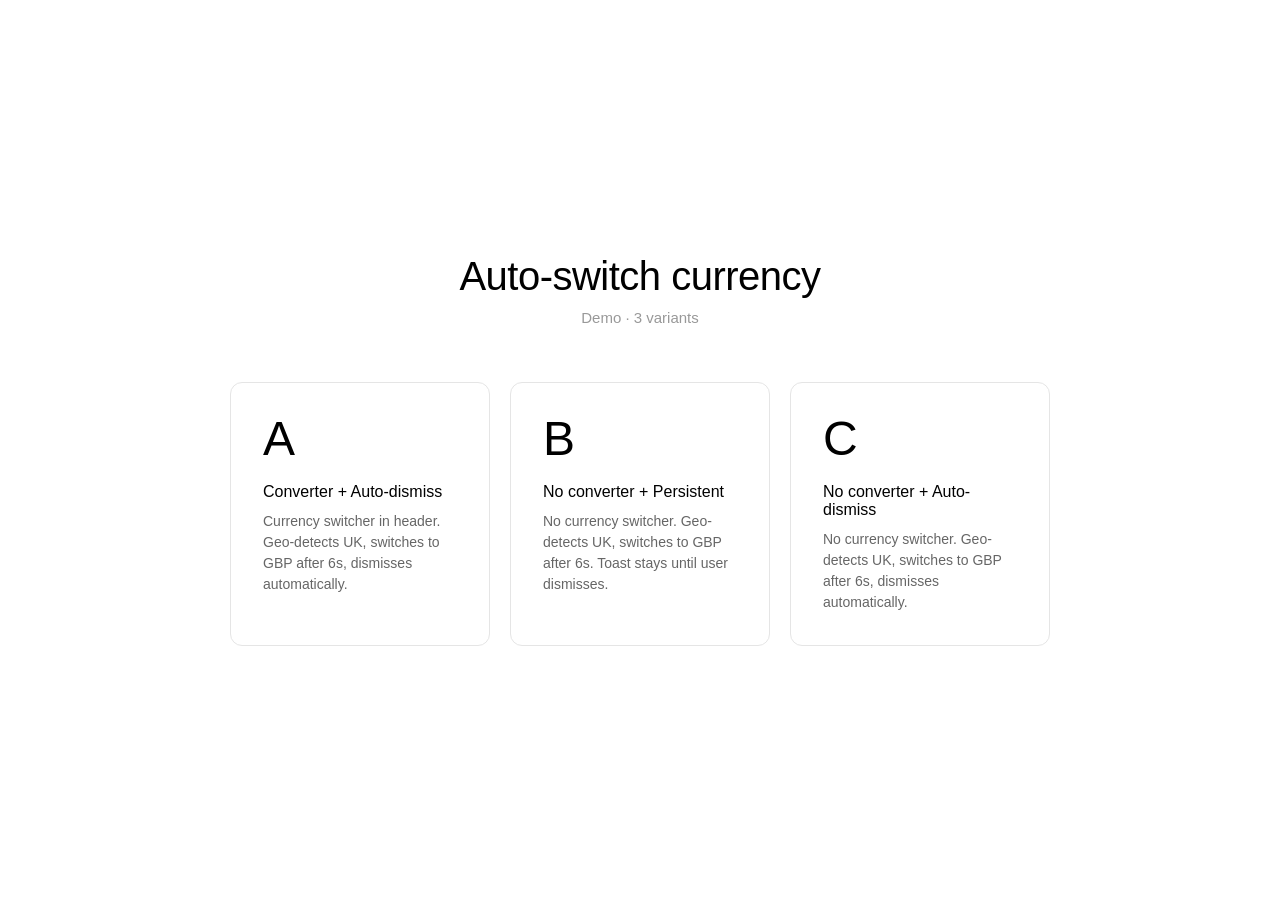
<file: index.html>
<!DOCTYPE html>
<html lang="en">
<head>
  <meta charset="UTF-8">
  <meta name="viewport" content="width=device-width, initial-scale=1.0">
  <title>SOLE — Auto-switch currency demo</title>
  <style>
    *, *::before, *::after { box-sizing: border-box; margin: 0; padding: 0; }

    body {
      font-family: -apple-system, BlinkMacSystemFont, 'Segoe UI', sans-serif;
      background: #fff;
      color: #000;
      min-height: 100vh;
      display: flex;
      flex-direction: column;
      align-items: center;
      justify-content: center;
      padding: 48px 24px;
    }

    .hero {
      text-align: center;
      margin-bottom: 56px;
    }

    .hero-title {
      font-size: 40px;
      font-weight: 300;
      letter-spacing: -0.5px;
      margin-bottom: 10px;
    }

    .hero-subtitle {
      font-size: 15px;
      color: #999;
      font-weight: 400;
    }

    .cards {
      display: flex;
      gap: 20px;
      flex-wrap: wrap;
      justify-content: center;
      max-width: 900px;
      width: 100%;
    }

    .card {
      display: flex;
      flex-direction: column;
      border: 1px solid #e5e5e5;
      border-radius: 12px;
      padding: 32px;
      width: 260px;
      text-decoration: none;
      color: inherit;
      transition: border-color 0.15s ease;
    }

    .card:hover {
      border-color: #000;
    }

    .card-label {
      font-size: 48px;
      font-weight: 300;
      color: #000;
      line-height: 1;
      margin-bottom: 20px;
    }

    .card-title {
      font-size: 16px;
      font-weight: 500;
      margin-bottom: 10px;
    }

    .card-desc {
      font-size: 14px;
      color: #666;
      line-height: 1.5;
    }
  </style>
</head>
<body>

  <div class="hero">
    <h1 class="hero-title">Auto-switch currency</h1>
    <p class="hero-subtitle">Demo · 3 variants</p>
  </div>

  <div class="cards">
    <a class="card" href="variant-a/">
      <div class="card-label">A</div>
      <div class="card-title">Converter + Auto-dismiss</div>
      <p class="card-desc">Currency switcher in header. Geo-detects UK, switches to GBP after 6s, dismisses automatically.</p>
    </a>
    <a class="card" href="variant-b/">
      <div class="card-label">B</div>
      <div class="card-title">No converter + Persistent</div>
      <p class="card-desc">No currency switcher. Geo-detects UK, switches to GBP after 6s. Toast stays until user dismisses.</p>
    </a>
    <a class="card" href="variant-c/">
      <div class="card-label">C</div>
      <div class="card-title">No converter + Auto-dismiss</div>
      <p class="card-desc">No currency switcher. Geo-detects UK, switches to GBP after 6s, dismisses automatically.</p>
    </a>
  </div>

</body>
</html>
</file>
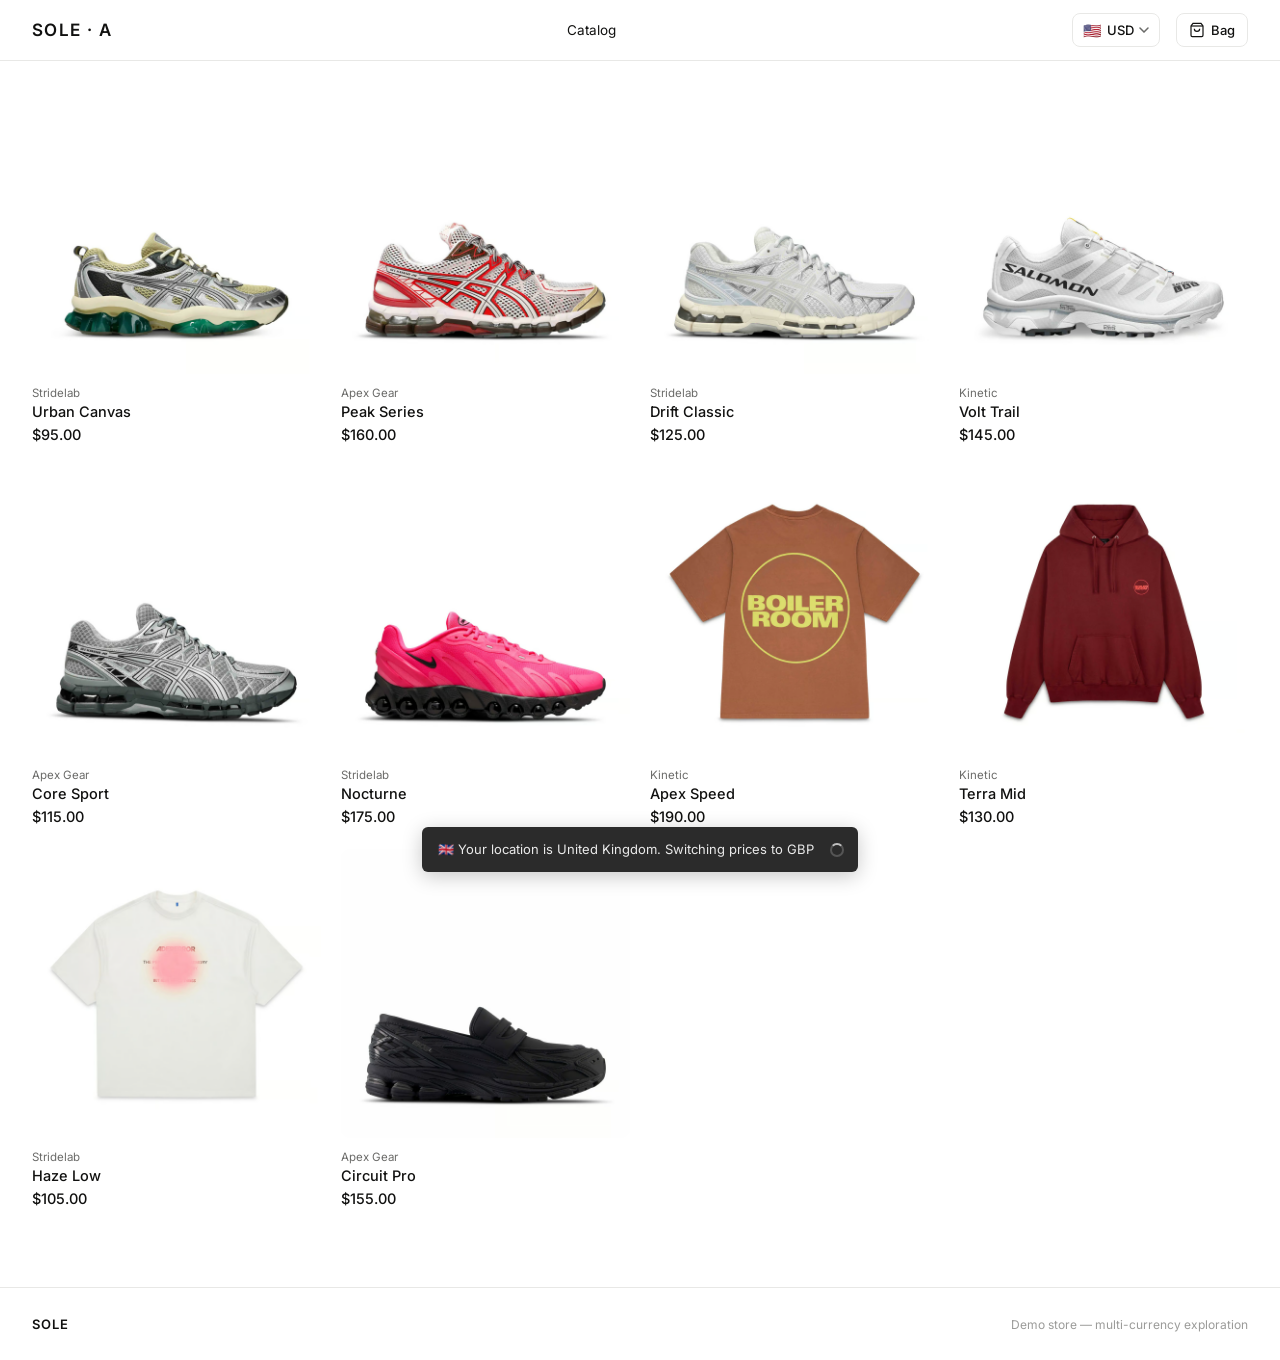
<file: variant-a/index.html>
<!DOCTYPE html>
<html lang="en">
<head>
  <meta charset="UTF-8">
  <meta name="viewport" content="width=device-width, initial-scale=1.0">
  <title>SOLE — Sneaker Store</title>
  <link rel="preconnect" href="https://fonts.googleapis.com">
  <link rel="preconnect" href="https://fonts.gstatic.com" crossorigin>
  <link href="https://fonts.googleapis.com/css2?family=Inter:wght@300;400;500;600&display=swap" rel="stylesheet">
  <link rel="stylesheet" href="style.css">
</head>
<body>

<header>
  <div class="header-inner">
    <a href="index.html" class="logo">SOLE · A</a>
    <nav class="header-nav">
      <a href="index.html" class="active">Catalog</a>
    </nav>
    <div class="header-actions">
      <!-- Currency panel injected by app.js -->
      <a href="checkout.html" class="cart-link">
        <svg width="16" height="16" viewBox="0 0 24 24" fill="none" stroke="currentColor" stroke-width="1.8">
          <path d="M6 2L3 6v14a2 2 0 002 2h14a2 2 0 002-2V6l-3-4z"/><line x1="3" y1="6" x2="21" y2="6"/>
          <path d="M16 10a4 4 0 01-8 0"/>
        </svg>
        Bag
        <span class="cart-badge">0</span>
      </a>
    </div>
  </div>
</header>

<main class="page">
  <div class="product-grid" id="productGrid"></div>
</main>

<footer>
  <span class="footer-logo">SOLE</span>
  <span class="footer-copy">Demo store — multi-currency exploration</span>
</footer>

<script src="data.js"></script>
<script src="app.js"></script>
<script>
  initApp();

  const grid = document.getElementById('productGrid');

  function renderGrid() {
    grid.innerHTML = PRODUCTS.map(p => `
      <a class="product-card" href="product.html?id=${p.id}">
        <div class="product-card-img">
          <img src="${p.images[0]}" alt="${p.name}" loading="lazy">
        </div>
        <div class="product-card-brand">${p.brand}</div>
        <div class="product-card-name">${p.name}</div>
        <div class="product-card-price" data-price="${p.price}">${CurrencyManager.format(p.price)}</div>
      </a>
    `).join('');
  }

  renderGrid();

  document.addEventListener('currencyChange', () => {
    document.querySelectorAll('[data-price]').forEach(el => {
      el.textContent = CurrencyManager.format(Number(el.dataset.price));
    });
  });
</script>
</body>
</html>
</file>
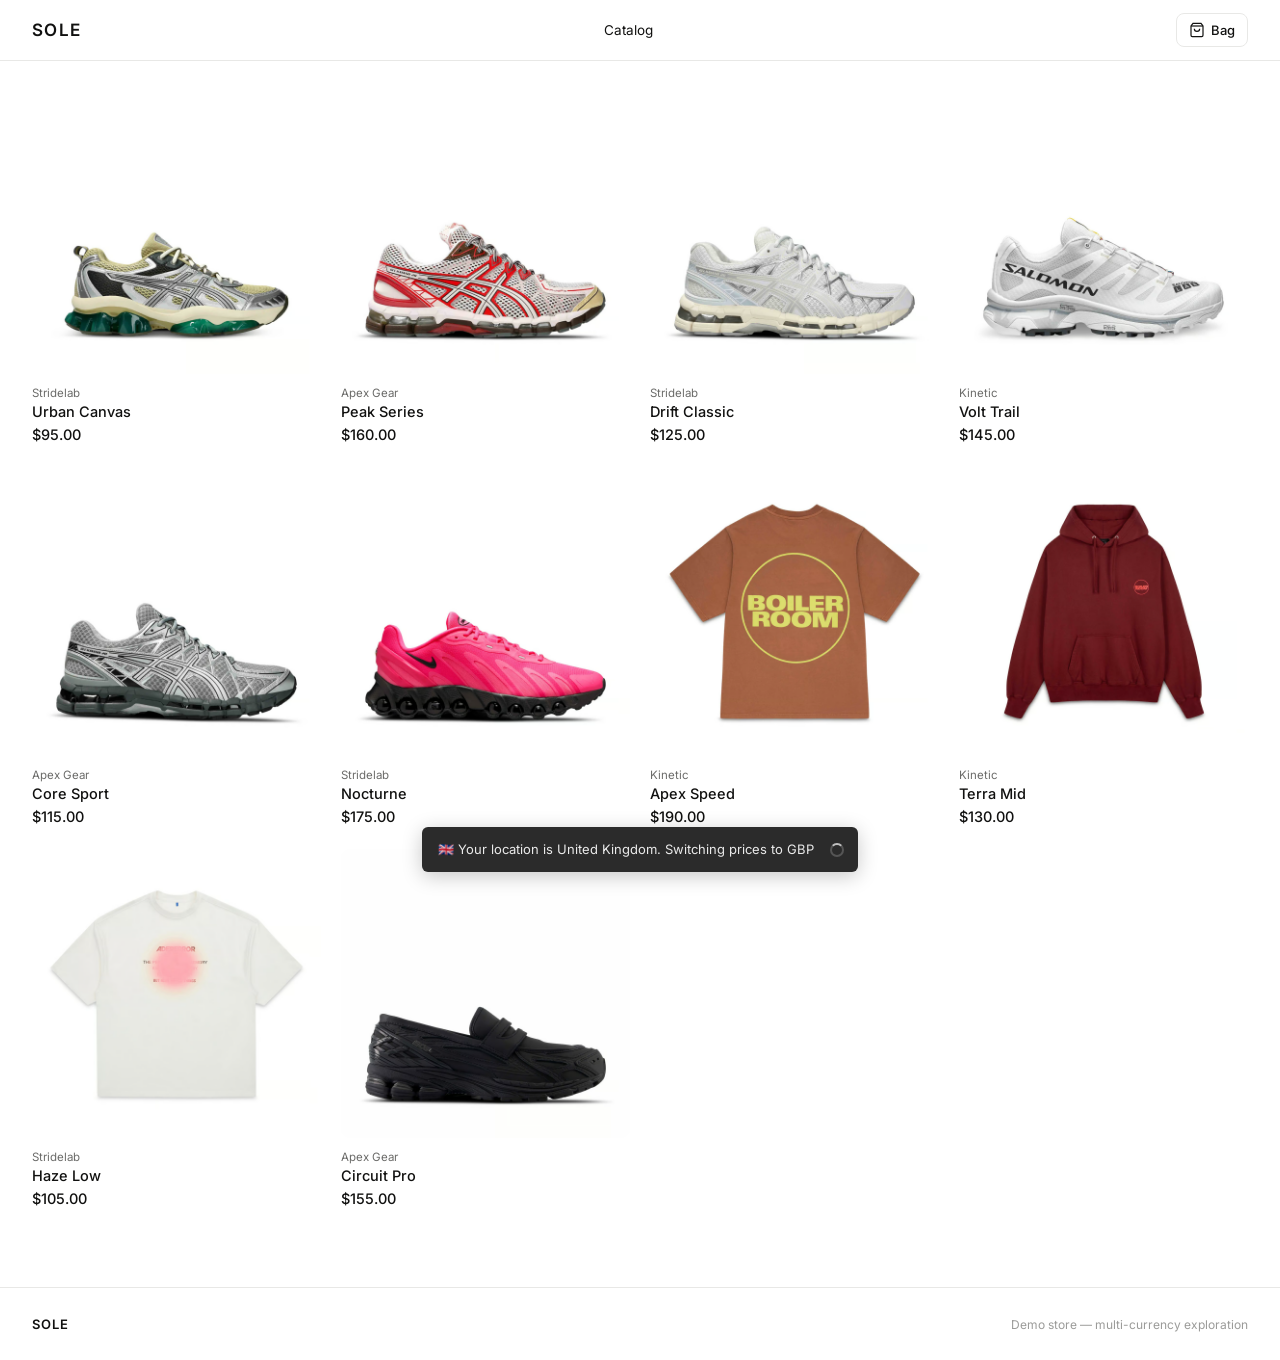
<file: variant-b/index.html>
<!DOCTYPE html>
<html lang="en">
<head>
  <meta charset="UTF-8">
  <meta name="viewport" content="width=device-width, initial-scale=1.0">
  <title>SOLE — Sneaker Store</title>
  <link rel="preconnect" href="https://fonts.googleapis.com">
  <link rel="preconnect" href="https://fonts.gstatic.com" crossorigin>
  <link href="https://fonts.googleapis.com/css2?family=Inter:wght@300;400;500;600&display=swap" rel="stylesheet">
  <link rel="stylesheet" href="style.css">
</head>
<body>

<header>
  <div class="header-inner">
    <a href="index.html" class="logo">SOLE</a>
    <nav class="header-nav">
      <a href="index.html" class="active">Catalog</a>
    </nav>
    <div class="header-actions">
      <!-- Currency panel injected by app.js -->
      <a href="checkout.html" class="cart-link">
        <svg width="16" height="16" viewBox="0 0 24 24" fill="none" stroke="currentColor" stroke-width="1.8">
          <path d="M6 2L3 6v14a2 2 0 002 2h14a2 2 0 002-2V6l-3-4z"/><line x1="3" y1="6" x2="21" y2="6"/>
          <path d="M16 10a4 4 0 01-8 0"/>
        </svg>
        Bag
        <span class="cart-badge">0</span>
      </a>
    </div>
  </div>
</header>

<main class="page">
  <div class="product-grid" id="productGrid"></div>
</main>

<footer>
  <span class="footer-logo">SOLE</span>
  <span class="footer-copy">Demo store — multi-currency exploration</span>
</footer>

<script src="data.js"></script>
<script src="app.js?v=2"></script>
<script>
  initApp();

  const grid = document.getElementById('productGrid');

  function renderGrid() {
    grid.innerHTML = PRODUCTS.map(p => `
      <a class="product-card" href="product.html?id=${p.id}">
        <div class="product-card-img">
          <img src="${p.images[0]}" alt="${p.name}" loading="lazy">
        </div>
        <div class="product-card-brand">${p.brand}</div>
        <div class="product-card-name">${p.name}</div>
        <div class="product-card-price" data-price="${p.price}">${CurrencyManager.format(p.price)}</div>
      </a>
    `).join('');
  }

  renderGrid();

  document.addEventListener('currencyChange', () => {
    document.querySelectorAll('[data-price]').forEach(el => {
      el.textContent = CurrencyManager.format(Number(el.dataset.price));
    });
  });
</script>
</body>
</html>
</file>
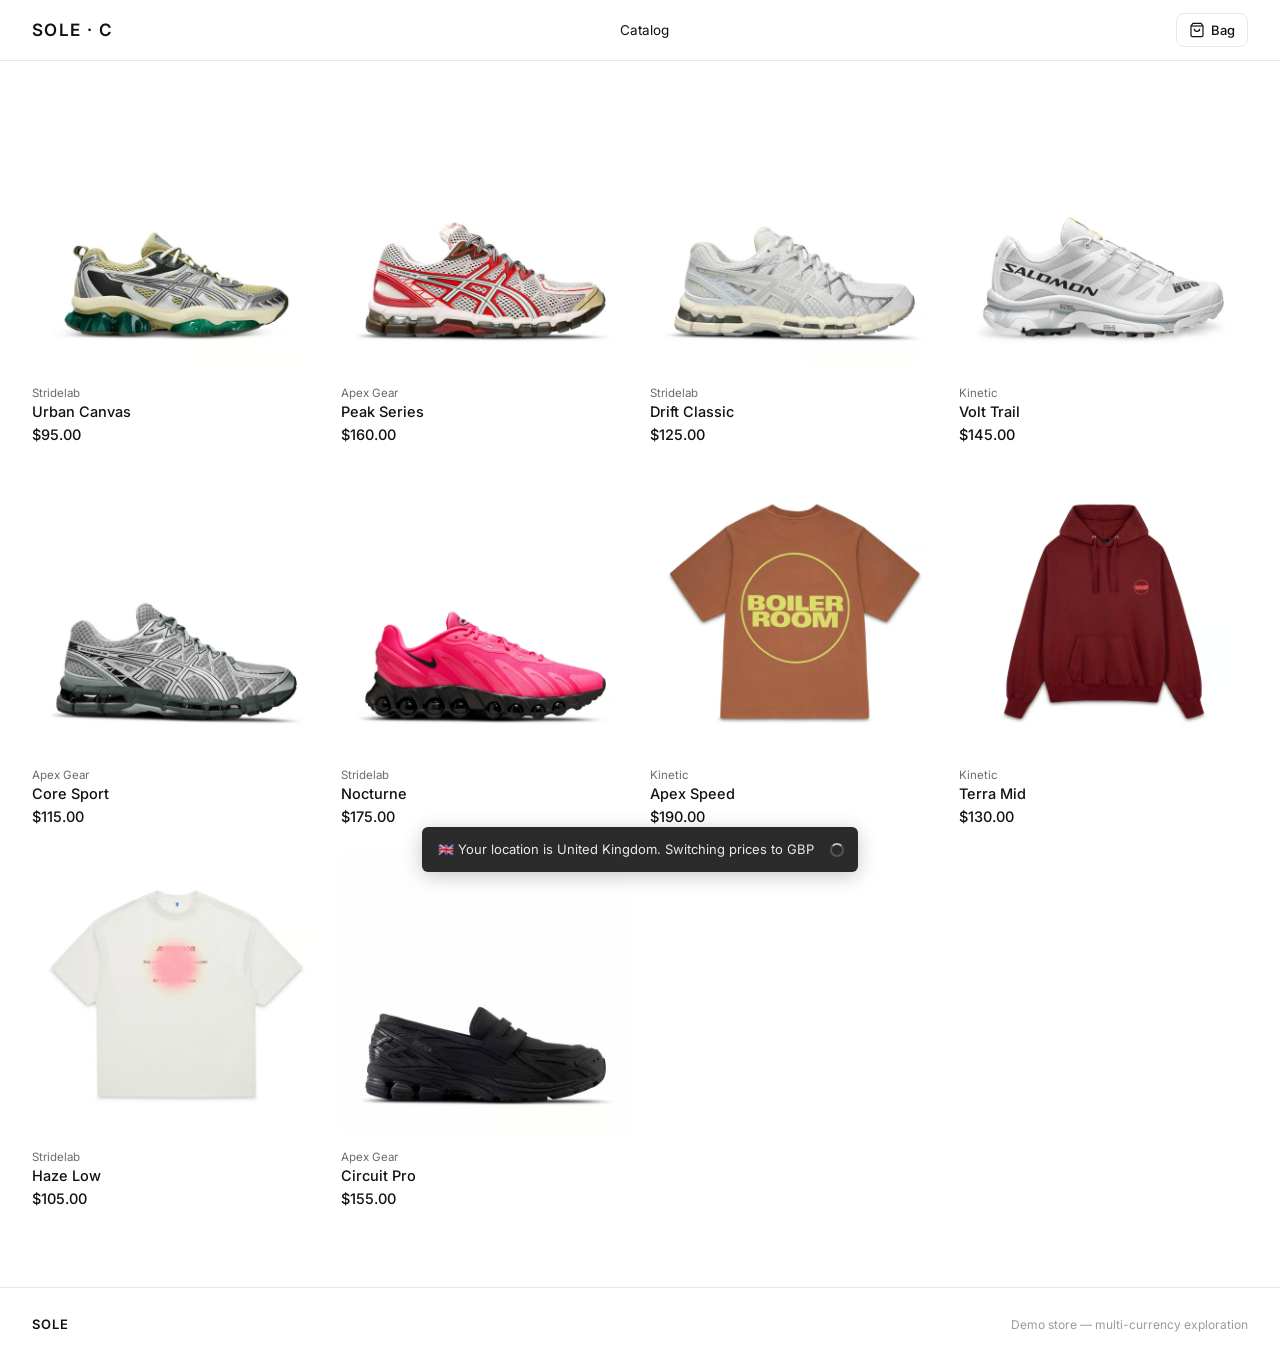
<file: variant-c/index.html>
<!DOCTYPE html>
<html lang="en">
<head>
  <meta charset="UTF-8">
  <meta name="viewport" content="width=device-width, initial-scale=1.0">
  <title>SOLE — Sneaker Store</title>
  <link rel="preconnect" href="https://fonts.googleapis.com">
  <link rel="preconnect" href="https://fonts.gstatic.com" crossorigin>
  <link href="https://fonts.googleapis.com/css2?family=Inter:wght@300;400;500;600&display=swap" rel="stylesheet">
  <link rel="stylesheet" href="style.css">
</head>
<body>

<header>
  <div class="header-inner">
    <a href="index.html" class="logo">SOLE · C</a>
    <nav class="header-nav">
      <a href="index.html" class="active">Catalog</a>
    </nav>
    <div class="header-actions">
      <!-- Currency panel injected by app.js -->
      <a href="checkout.html" class="cart-link">
        <svg width="16" height="16" viewBox="0 0 24 24" fill="none" stroke="currentColor" stroke-width="1.8">
          <path d="M6 2L3 6v14a2 2 0 002 2h14a2 2 0 002-2V6l-3-4z"/><line x1="3" y1="6" x2="21" y2="6"/>
          <path d="M16 10a4 4 0 01-8 0"/>
        </svg>
        Bag
        <span class="cart-badge">0</span>
      </a>
    </div>
  </div>
</header>

<main class="page">
  <div class="product-grid" id="productGrid"></div>
</main>

<footer>
  <span class="footer-logo">SOLE</span>
  <span class="footer-copy">Demo store — multi-currency exploration</span>
</footer>

<script src="data.js"></script>
<script src="app.js?v=3"></script>
<script>
  initApp();

  const grid = document.getElementById('productGrid');

  function renderGrid() {
    grid.innerHTML = PRODUCTS.map(p => `
      <a class="product-card" href="product.html?id=${p.id}">
        <div class="product-card-img">
          <img src="${p.images[0]}" alt="${p.name}" loading="lazy">
        </div>
        <div class="product-card-brand">${p.brand}</div>
        <div class="product-card-name">${p.name}</div>
        <div class="product-card-price" data-price="${p.price}">${CurrencyManager.format(p.price)}</div>
      </a>
    `).join('');
  }

  renderGrid();

  document.addEventListener('currencyChange', () => {
    document.querySelectorAll('[data-price]').forEach(el => {
      el.textContent = CurrencyManager.format(Number(el.dataset.price));
    });
  });
</script>
</body>
</html>
</file>
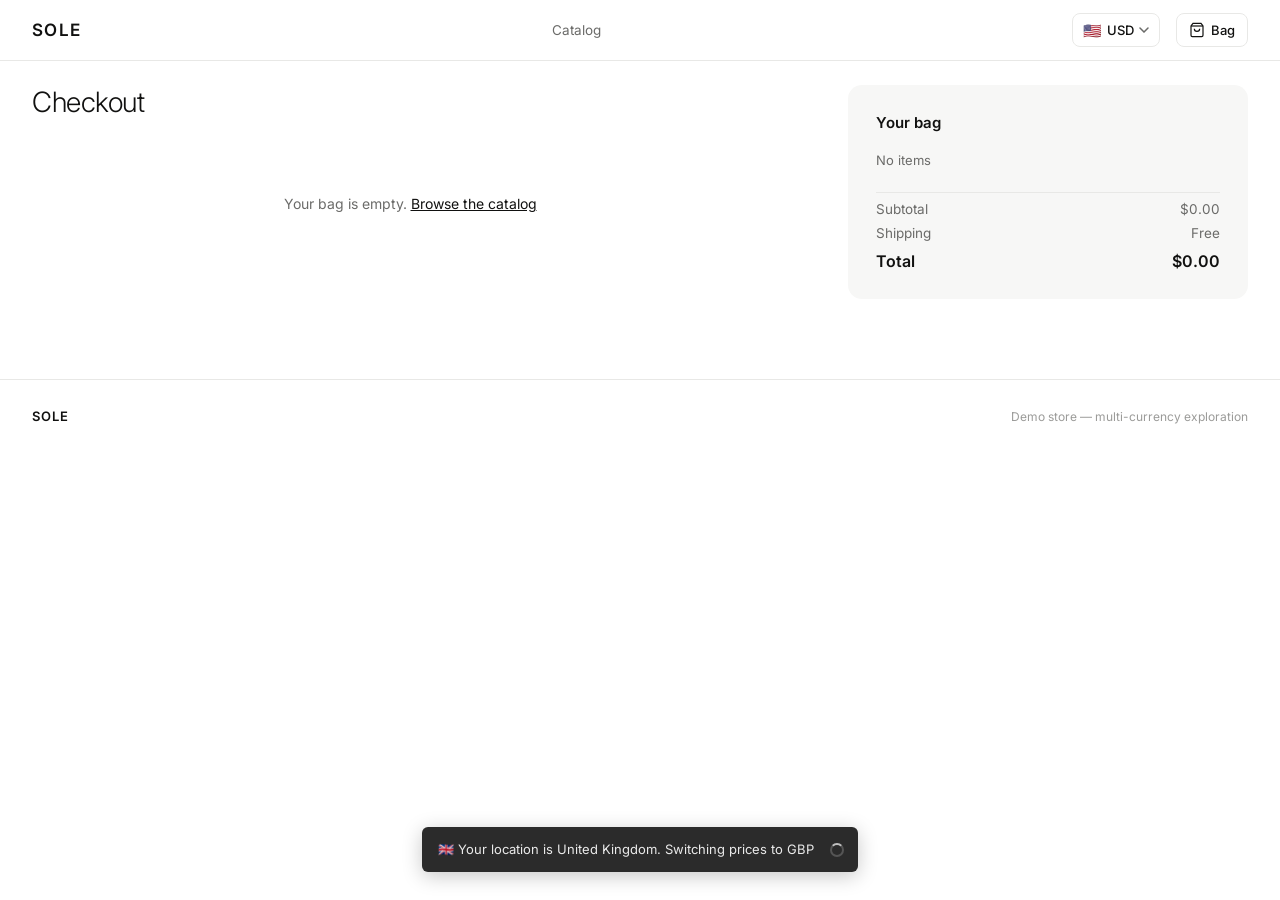
<file: checkout.html>
<!DOCTYPE html>
<html lang="en">
<head>
  <meta charset="UTF-8">
  <meta name="viewport" content="width=device-width, initial-scale=1.0">
  <title>Checkout — SOLE</title>
  <link rel="preconnect" href="https://fonts.googleapis.com">
  <link rel="preconnect" href="https://fonts.gstatic.com" crossorigin>
  <link href="https://fonts.googleapis.com/css2?family=Inter:wght@300;400;500;600&display=swap" rel="stylesheet">
  <link rel="stylesheet" href="style.css">
</head>
<body>

<header>
  <div class="header-inner">
    <a href="index.html" class="logo">SOLE</a>
    <nav class="header-nav">
      <a href="index.html">Catalog</a>
    </nav>
    <div class="header-actions">
      <a href="checkout.html" class="cart-link">
        <svg width="16" height="16" viewBox="0 0 24 24" fill="none" stroke="currentColor" stroke-width="1.8">
          <path d="M6 2L3 6v14a2 2 0 002 2h14a2 2 0 002-2V6l-3-4z"/><line x1="3" y1="6" x2="21" y2="6"/>
          <path d="M16 10a4 4 0 01-8 0"/>
        </svg>
        Bag
        <span class="cart-badge">0</span>
      </a>
    </div>
  </div>
</header>

<main class="page">
  <div id="orderSuccess" class="order-success">
    <div class="order-success-icon">
      <svg width="24" height="24" viewBox="0 0 24 24" fill="none" stroke="#22c55e" stroke-width="2" stroke-linecap="round">
        <polyline points="20 6 9 17 4 12"/>
      </svg>
    </div>
    <h2>Order placed</h2>
    <p>Thanks for your purchase. You'll receive a confirmation shortly.</p>
    <a href="index.html">Continue shopping</a>
  </div>

  <div id="checkoutContent">
    <div class="checkout-layout">

      <!-- Form -->
      <div>
        <h1 class="checkout-title">Checkout</h1>

        <div id="emptyCart" class="empty-cart" style="display:none">
          Your bag is empty. <a href="index.html">Browse the catalog</a>
        </div>

        <form id="checkoutForm">
          <div class="form-section">
            <div class="form-section-title">Contact</div>
            <div class="form-group">
              <label for="email">Email address</label>
              <input type="email" id="email" placeholder="you@example.com" required>
            </div>
          </div>

          <div class="form-section">
            <div class="form-section-title">Delivery</div>
            <div class="form-row">
              <div class="form-group">
                <label for="firstName">First name</label>
                <input type="text" id="firstName" placeholder="Jane" required>
              </div>
              <div class="form-group">
                <label for="lastName">Last name</label>
                <input type="text" id="lastName" placeholder="Smith" required>
              </div>
            </div>
            <div class="form-group">
              <label for="address">Address</label>
              <input type="text" id="address" placeholder="123 Main Street" required>
            </div>
            <div class="form-row">
              <div class="form-group">
                <label for="city">City</label>
                <input type="text" id="city" placeholder="London" required>
              </div>
              <div class="form-group">
                <label for="postcode">Postcode / ZIP</label>
                <input type="text" id="postcode" placeholder="EC1A 1BB" required>
              </div>
            </div>
            <div class="form-group">
              <label for="country">Country</label>
              <select id="country" required>
                <option value="">Select country</option>
                <option value="US">United States</option>
                <option value="GB">United Kingdom</option>
                <option value="DE">Germany</option>
                <option value="FR">France</option>
                <option value="JP">Japan</option>
                <option value="ES">Spain</option>
                <option value="IT">Italy</option>
                <option value="NL">Netherlands</option>
                <option value="AU">Australia</option>
                <option value="CA">Canada</option>
              </select>
            </div>
          </div>

          <div class="form-section">
            <div class="form-section-title">Payment</div>
            <div class="form-group">
              <label for="cardNumber">Card number</label>
              <input type="text" id="cardNumber" placeholder="1234 5678 9012 3456" maxlength="19" required>
            </div>
            <div class="form-row">
              <div class="form-group">
                <label for="expiry">Expiry</label>
                <input type="text" id="expiry" placeholder="MM / YY" maxlength="7" required>
              </div>
              <div class="form-group">
                <label for="cvc">CVC</label>
                <input type="text" id="cvc" placeholder="123" maxlength="4" required>
              </div>
            </div>
          </div>

          <button type="submit" class="submit-btn" id="submitBtn">
            Place order — <span id="submitTotal"></span>
          </button>
        </form>
      </div>

      <!-- Summary -->
      <div class="checkout-summary">
        <div class="summary-title">Your bag</div>
        <div class="summary-items" id="summaryItems"></div>
        <hr class="summary-divider">
        <div class="summary-row">
          <span>Subtotal</span>
          <span id="summarySubtotal">—</span>
        </div>
        <div class="summary-row">
          <span>Shipping</span>
          <span>Free</span>
        </div>
        <div class="summary-row total">
          <span>Total</span>
          <span id="summaryTotal">—</span>
        </div>
      </div>

    </div>
  </div>
</main>

<footer>
  <span class="footer-logo">SOLE</span>
  <span class="footer-copy">Demo store — multi-currency exploration</span>
</footer>

<script src="data.js"></script>
<script src="app.js"></script>
<script>
  initApp();

  function renderSummary() {
    const items = Cart.items;
    const isEmpty = items.length === 0;
    const form = document.getElementById('checkoutForm');
    const empty = document.getElementById('emptyCart');
    const submitBtn = document.getElementById('submitBtn');

    form.style.display = isEmpty ? 'none' : 'block';
    empty.style.display = isEmpty ? 'block' : 'none';
    if (submitBtn) submitBtn.disabled = isEmpty;

    document.getElementById('summaryItems').innerHTML = items.map(item => `
      <div class="summary-item">
        <div class="summary-item-img">
          <img src="${item.image}" alt="${item.name}">
        </div>
        <div class="summary-item-info">
          <div class="summary-item-name">${item.name}</div>
          <div class="summary-item-meta">Size US ${item.size} · Qty ${item.qty}</div>
          <button class="summary-item-remove" data-id="${item.id}" data-size="${item.size}">Remove</button>
        </div>
        <div class="summary-item-price">${CurrencyManager.format(item.price * item.qty)}</div>
      </div>
    `).join('') || '<p style="font-size:13px;color:var(--text-2)">No items</p>';

    const total = Cart.total();
    const formatted = CurrencyManager.format(total);
    document.getElementById('summarySubtotal').textContent = formatted;
    document.getElementById('summaryTotal').textContent = formatted;
    const sub = document.getElementById('submitTotal');
    if (sub) sub.textContent = formatted;

    document.querySelectorAll('.summary-item-remove').forEach(btn => {
      btn.addEventListener('click', () => {
        Cart.remove(parseInt(btn.dataset.id), parseFloat(btn.dataset.size));
      });
    });
  }

  renderSummary();

  document.addEventListener('cartChange', renderSummary);
  document.addEventListener('currencyChange', renderSummary);

  // Card number formatting
  const cardInput = document.getElementById('cardNumber');
  cardInput.addEventListener('input', () => {
    let v = cardInput.value.replace(/\D/g, '').slice(0, 16);
    cardInput.value = v.replace(/(.{4})/g, '$1 ').trim();
  });

  // Expiry formatting
  const expiryInput = document.getElementById('expiry');
  expiryInput.addEventListener('input', () => {
    let v = expiryInput.value.replace(/\D/g, '').slice(0, 4);
    if (v.length >= 2) v = v.slice(0,2) + ' / ' + v.slice(2);
    expiryInput.value = v;
  });

  // Form submit
  document.getElementById('checkoutForm').addEventListener('submit', (e) => {
    e.preventDefault();
    const btn = document.getElementById('submitBtn');
    btn.textContent = 'Processing…';
    btn.disabled = true;
    setTimeout(() => {
      Cart.clear();
      document.getElementById('checkoutContent').style.display = 'none';
      document.getElementById('orderSuccess').classList.add('show');
    }, 1200);
  });
</script>
</body>
</html>
</file>
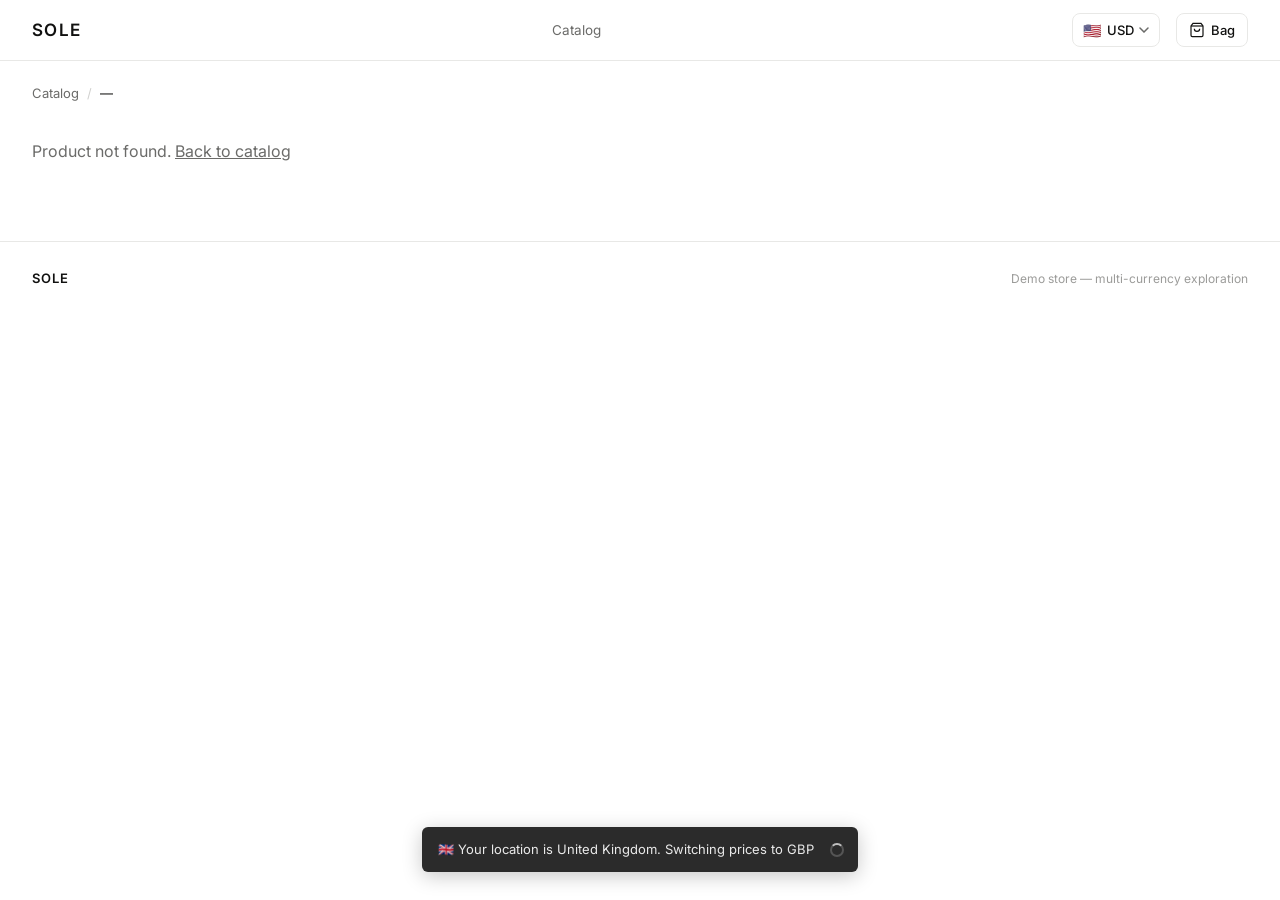
<file: product.html>
<!DOCTYPE html>
<html lang="en">
<head>
  <meta charset="UTF-8">
  <meta name="viewport" content="width=device-width, initial-scale=1.0">
  <title>Product — SOLE</title>
  <link rel="preconnect" href="https://fonts.googleapis.com">
  <link rel="preconnect" href="https://fonts.gstatic.com" crossorigin>
  <link href="https://fonts.googleapis.com/css2?family=Inter:wght@300;400;500;600&display=swap" rel="stylesheet">
  <link rel="stylesheet" href="style.css">
</head>
<body>

<header>
  <div class="header-inner">
    <a href="index.html" class="logo">SOLE</a>
    <nav class="header-nav">
      <a href="index.html">Catalog</a>
    </nav>
    <div class="header-actions">
      <a href="checkout.html" class="cart-link">
        <svg width="16" height="16" viewBox="0 0 24 24" fill="none" stroke="currentColor" stroke-width="1.8">
          <path d="M6 2L3 6v14a2 2 0 002 2h14a2 2 0 002-2V6l-3-4z"/><line x1="3" y1="6" x2="21" y2="6"/>
          <path d="M16 10a4 4 0 01-8 0"/>
        </svg>
        Bag
        <span class="cart-badge">0</span>
      </a>
    </div>
  </div>
</header>

<main class="page">
  <nav class="breadcrumb">
    <a href="index.html">Catalog</a>
    <span class="breadcrumb-sep">/</span>
    <span class="breadcrumb-current" id="breadcrumbName">—</span>
  </nav>

  <div class="product-layout" id="productLayout"></div>
</main>

<footer>
  <span class="footer-logo">SOLE</span>
  <span class="footer-copy">Demo store — multi-currency exploration</span>
</footer>

<div class="toast" id="toast"></div>

<script src="data.js"></script>
<script src="app.js"></script>
<script>
  initApp();

  const params = new URLSearchParams(location.search);
  const id = parseInt(params.get('id'));
  const product = PRODUCTS.find(p => p.id === id);

  if (!product) {
    document.getElementById('productLayout').innerHTML = '<p style="color:var(--text-2)">Product not found. <a href="index.html" style="text-decoration:underline">Back to catalog</a></p>';
  } else {
    document.title = `${product.name} — SOLE`;
    document.getElementById('breadcrumbName').textContent = product.name;

    let selectedSize = null;
    let mainImgIndex = 0;

    function renderPrice() {
      return CurrencyManager.format(product.price);
    }

    function render() {
      document.getElementById('productLayout').innerHTML = `
        <div class="product-gallery">
          <div class="gallery-main">
            <img id="galleryMain" src="${product.images[mainImgIndex]}" alt="${product.name}">
          </div>
          ${product.images.length > 1 ? `
          <div class="gallery-thumbs">
            ${product.images.map((img, i) => `
              <div class="gallery-thumb ${i === mainImgIndex ? 'active' : ''}" data-idx="${i}">
                <img src="${img}" alt="${product.name} view ${i+1}">
              </div>
            `).join('')}
          </div>` : ''}
        </div>

        <div class="product-info">
          <div class="product-brand">${product.brand}</div>
          <h1 class="product-name">${product.name}</h1>
          <div class="product-color">${product.color}</div>
          <div class="product-price" id="productPrice">${renderPrice()}</div>

          <div class="product-section-label">Select size</div>
          <div class="size-grid">
            ${product.sizes.map(s => `
              <button class="size-btn ${selectedSize === s ? 'selected' : ''}" data-size="${s}">${s}</button>
            `).join('')}
          </div>

          <button class="add-to-cart-btn" id="addToCart" ${!selectedSize ? 'disabled' : ''}>
            ${selectedSize ? 'Add to bag' : 'Select a size'}
          </button>

          <div class="product-description">${product.description}</div>
        </div>
      `;

      // Thumb click
      document.querySelectorAll('.gallery-thumb').forEach(thumb => {
        thumb.addEventListener('click', () => {
          mainImgIndex = parseInt(thumb.dataset.idx);
          render();
        });
      });

      // Size click
      document.querySelectorAll('.size-btn').forEach(btn => {
        btn.addEventListener('click', () => {
          selectedSize = parseFloat(btn.dataset.size);
          render();
        });
      });

      // Add to cart
      const addBtn = document.getElementById('addToCart');
      if (addBtn && !addBtn.disabled) {
        addBtn.addEventListener('click', () => {
          Cart.add(product, selectedSize);
          showToast(`${product.name} (US ${selectedSize}) added to bag`);
        });
      }
    }

    render();

    document.addEventListener('currencyChange', () => {
      const el = document.getElementById('productPrice');
      if (el) el.textContent = renderPrice();
    });
  }

  function showToast(msg) {
    const toast = document.getElementById('toast');
    toast.textContent = msg;
    toast.classList.add('show');
    setTimeout(() => toast.classList.remove('show'), 2800);
  }
</script>
</body>
</html>
</file>
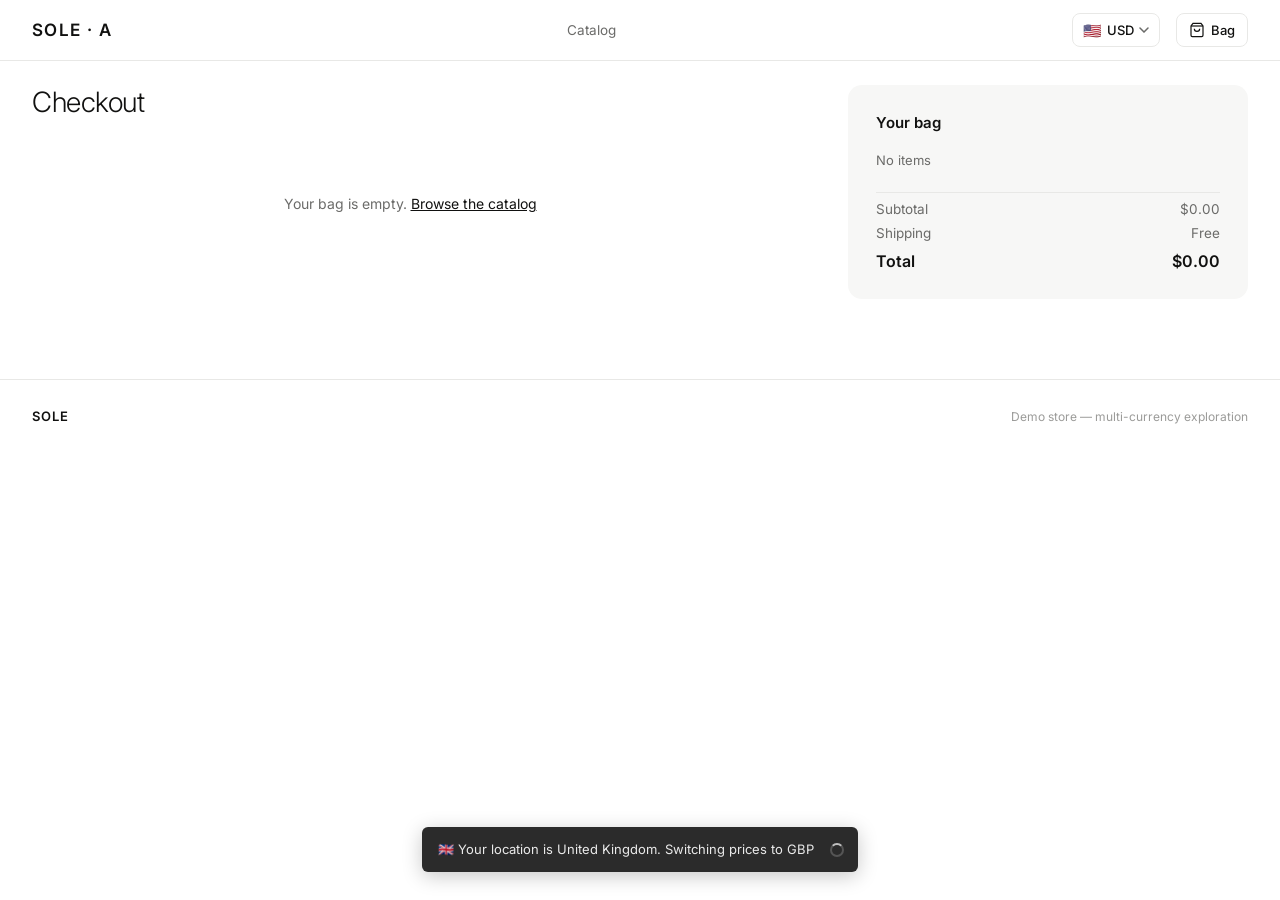
<file: variant-a/checkout.html>
<!DOCTYPE html>
<html lang="en">
<head>
  <meta charset="UTF-8">
  <meta name="viewport" content="width=device-width, initial-scale=1.0">
  <title>Checkout — SOLE</title>
  <link rel="preconnect" href="https://fonts.googleapis.com">
  <link rel="preconnect" href="https://fonts.gstatic.com" crossorigin>
  <link href="https://fonts.googleapis.com/css2?family=Inter:wght@300;400;500;600&display=swap" rel="stylesheet">
  <link rel="stylesheet" href="style.css">
</head>
<body>

<header>
  <div class="header-inner">
    <a href="index.html" class="logo">SOLE · A</a>
    <nav class="header-nav">
      <a href="index.html">Catalog</a>
    </nav>
    <div class="header-actions">
      <a href="checkout.html" class="cart-link">
        <svg width="16" height="16" viewBox="0 0 24 24" fill="none" stroke="currentColor" stroke-width="1.8">
          <path d="M6 2L3 6v14a2 2 0 002 2h14a2 2 0 002-2V6l-3-4z"/><line x1="3" y1="6" x2="21" y2="6"/>
          <path d="M16 10a4 4 0 01-8 0"/>
        </svg>
        Bag
        <span class="cart-badge">0</span>
      </a>
    </div>
  </div>
</header>

<main class="page">
  <div id="orderSuccess" class="order-success">
    <div class="order-success-icon">
      <svg width="24" height="24" viewBox="0 0 24 24" fill="none" stroke="#22c55e" stroke-width="2" stroke-linecap="round">
        <polyline points="20 6 9 17 4 12"/>
      </svg>
    </div>
    <h2>Order placed</h2>
    <p>Thanks for your purchase. You'll receive a confirmation shortly.</p>
    <a href="index.html">Continue shopping</a>
  </div>

  <div id="checkoutContent">
    <div class="checkout-layout">

      <!-- Form -->
      <div>
        <h1 class="checkout-title">Checkout</h1>

        <div id="emptyCart" class="empty-cart" style="display:none">
          Your bag is empty. <a href="index.html">Browse the catalog</a>
        </div>

        <form id="checkoutForm">
          <div class="form-section">
            <div class="form-section-title">Contact</div>
            <div class="form-group">
              <label for="email">Email address</label>
              <input type="email" id="email" placeholder="you@example.com" required>
            </div>
          </div>

          <div class="form-section">
            <div class="form-section-title">Delivery</div>
            <div class="form-row">
              <div class="form-group">
                <label for="firstName">First name</label>
                <input type="text" id="firstName" placeholder="Jane" required>
              </div>
              <div class="form-group">
                <label for="lastName">Last name</label>
                <input type="text" id="lastName" placeholder="Smith" required>
              </div>
            </div>
            <div class="form-group">
              <label for="address">Address</label>
              <input type="text" id="address" placeholder="123 Main Street" required>
            </div>
            <div class="form-row">
              <div class="form-group">
                <label for="city">City</label>
                <input type="text" id="city" placeholder="London" required>
              </div>
              <div class="form-group">
                <label for="postcode">Postcode / ZIP</label>
                <input type="text" id="postcode" placeholder="EC1A 1BB" required>
              </div>
            </div>
            <div class="form-group">
              <label for="country">Country</label>
              <select id="country" required>
                <option value="">Select country</option>
                <option value="US">United States</option>
                <option value="GB">United Kingdom</option>
                <option value="DE">Germany</option>
                <option value="FR">France</option>
                <option value="JP">Japan</option>
                <option value="ES">Spain</option>
                <option value="IT">Italy</option>
                <option value="NL">Netherlands</option>
                <option value="AU">Australia</option>
                <option value="CA">Canada</option>
              </select>
            </div>
          </div>

          <div class="form-section">
            <div class="form-section-title">Payment</div>
            <div class="form-group">
              <label for="cardNumber">Card number</label>
              <input type="text" id="cardNumber" placeholder="1234 5678 9012 3456" maxlength="19" required>
            </div>
            <div class="form-row">
              <div class="form-group">
                <label for="expiry">Expiry</label>
                <input type="text" id="expiry" placeholder="MM / YY" maxlength="7" required>
              </div>
              <div class="form-group">
                <label for="cvc">CVC</label>
                <input type="text" id="cvc" placeholder="123" maxlength="4" required>
              </div>
            </div>
          </div>

          <button type="submit" class="submit-btn" id="submitBtn">
            Place order — <span id="submitTotal"></span>
          </button>
        </form>
      </div>

      <!-- Summary -->
      <div class="checkout-summary">
        <div class="summary-title">Your bag</div>
        <div class="summary-items" id="summaryItems"></div>
        <hr class="summary-divider">
        <div class="summary-row">
          <span>Subtotal</span>
          <span id="summarySubtotal">—</span>
        </div>
        <div class="summary-row">
          <span>Shipping</span>
          <span>Free</span>
        </div>
        <div class="summary-row total">
          <span>Total</span>
          <span id="summaryTotal">—</span>
        </div>
      </div>

    </div>
  </div>
</main>

<footer>
  <span class="footer-logo">SOLE</span>
  <span class="footer-copy">Demo store — multi-currency exploration</span>
</footer>

<script src="data.js"></script>
<script src="app.js"></script>
<script>
  initApp();

  function renderSummary() {
    const items = Cart.items;
    const isEmpty = items.length === 0;
    const form = document.getElementById('checkoutForm');
    const empty = document.getElementById('emptyCart');
    const submitBtn = document.getElementById('submitBtn');

    form.style.display = isEmpty ? 'none' : 'block';
    empty.style.display = isEmpty ? 'block' : 'none';
    if (submitBtn) submitBtn.disabled = isEmpty;

    document.getElementById('summaryItems').innerHTML = items.map(item => `
      <div class="summary-item">
        <div class="summary-item-img">
          <img src="${item.image}" alt="${item.name}">
        </div>
        <div class="summary-item-info">
          <div class="summary-item-name">${item.name}</div>
          <div class="summary-item-meta">Size US ${item.size} · Qty ${item.qty}</div>
          <button class="summary-item-remove" data-id="${item.id}" data-size="${item.size}">Remove</button>
        </div>
        <div class="summary-item-price">${CurrencyManager.format(item.price * item.qty)}</div>
      </div>
    `).join('') || '<p style="font-size:13px;color:var(--text-2)">No items</p>';

    const total = Cart.total();
    const formatted = CurrencyManager.format(total);
    document.getElementById('summarySubtotal').textContent = formatted;
    document.getElementById('summaryTotal').textContent = formatted;
    const sub = document.getElementById('submitTotal');
    if (sub) sub.textContent = formatted;

    document.querySelectorAll('.summary-item-remove').forEach(btn => {
      btn.addEventListener('click', () => {
        Cart.remove(parseInt(btn.dataset.id), parseFloat(btn.dataset.size));
      });
    });
  }

  renderSummary();

  document.addEventListener('cartChange', renderSummary);
  document.addEventListener('currencyChange', renderSummary);

  // Card number formatting
  const cardInput = document.getElementById('cardNumber');
  cardInput.addEventListener('input', () => {
    let v = cardInput.value.replace(/\D/g, '').slice(0, 16);
    cardInput.value = v.replace(/(.{4})/g, '$1 ').trim();
  });

  // Expiry formatting
  const expiryInput = document.getElementById('expiry');
  expiryInput.addEventListener('input', () => {
    let v = expiryInput.value.replace(/\D/g, '').slice(0, 4);
    if (v.length >= 2) v = v.slice(0,2) + ' / ' + v.slice(2);
    expiryInput.value = v;
  });

  // Form submit
  document.getElementById('checkoutForm').addEventListener('submit', (e) => {
    e.preventDefault();
    const btn = document.getElementById('submitBtn');
    btn.textContent = 'Processing…';
    btn.disabled = true;
    setTimeout(() => {
      Cart.clear();
      document.getElementById('checkoutContent').style.display = 'none';
      document.getElementById('orderSuccess').classList.add('show');
    }, 1200);
  });
</script>
</body>
</html>
</file>
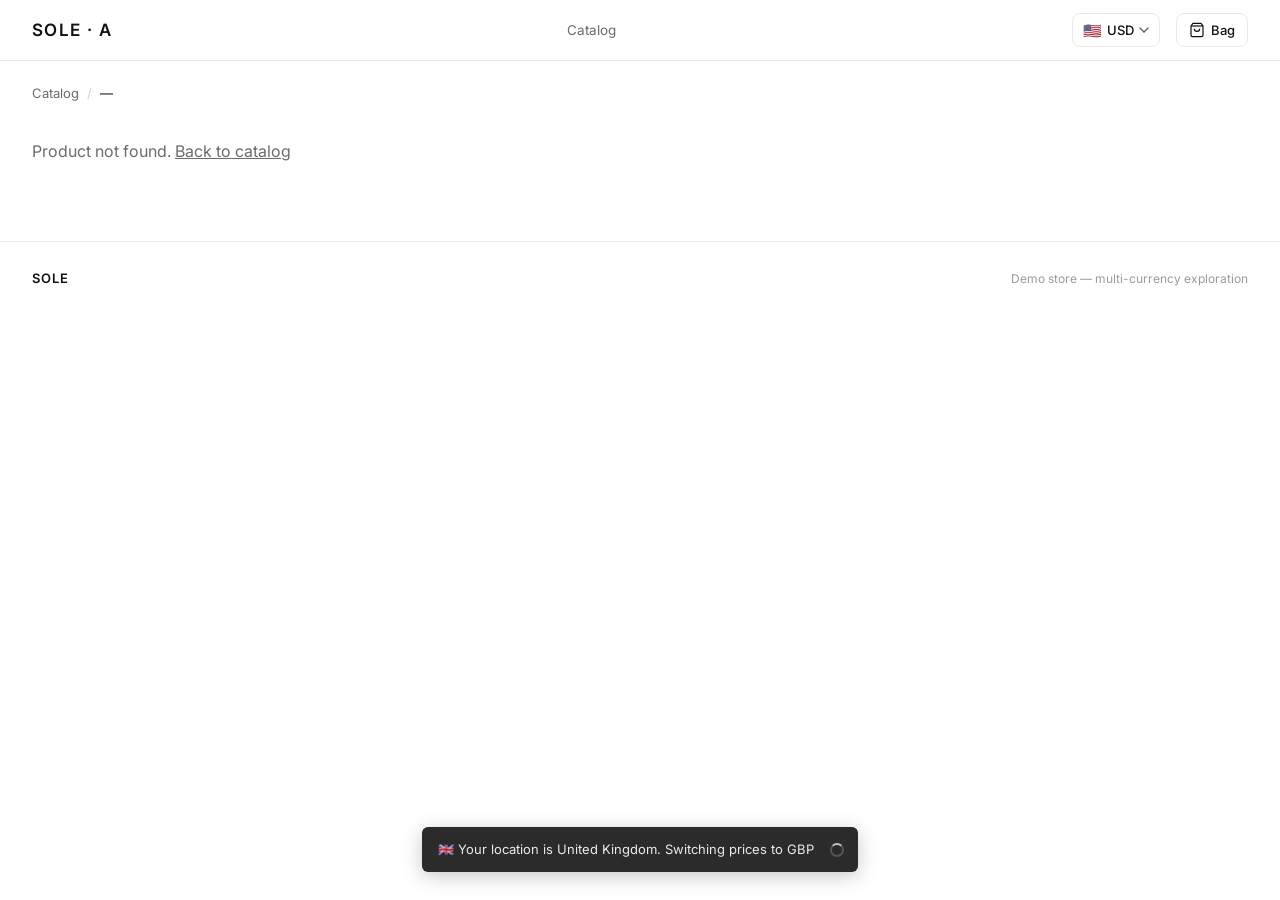
<file: variant-a/product.html>
<!DOCTYPE html>
<html lang="en">
<head>
  <meta charset="UTF-8">
  <meta name="viewport" content="width=device-width, initial-scale=1.0">
  <title>Product — SOLE</title>
  <link rel="preconnect" href="https://fonts.googleapis.com">
  <link rel="preconnect" href="https://fonts.gstatic.com" crossorigin>
  <link href="https://fonts.googleapis.com/css2?family=Inter:wght@300;400;500;600&display=swap" rel="stylesheet">
  <link rel="stylesheet" href="style.css">
</head>
<body>

<header>
  <div class="header-inner">
    <a href="index.html" class="logo">SOLE · A</a>
    <nav class="header-nav">
      <a href="index.html">Catalog</a>
    </nav>
    <div class="header-actions">
      <a href="checkout.html" class="cart-link">
        <svg width="16" height="16" viewBox="0 0 24 24" fill="none" stroke="currentColor" stroke-width="1.8">
          <path d="M6 2L3 6v14a2 2 0 002 2h14a2 2 0 002-2V6l-3-4z"/><line x1="3" y1="6" x2="21" y2="6"/>
          <path d="M16 10a4 4 0 01-8 0"/>
        </svg>
        Bag
        <span class="cart-badge">0</span>
      </a>
    </div>
  </div>
</header>

<main class="page">
  <nav class="breadcrumb">
    <a href="index.html">Catalog</a>
    <span class="breadcrumb-sep">/</span>
    <span class="breadcrumb-current" id="breadcrumbName">—</span>
  </nav>

  <div class="product-layout" id="productLayout"></div>
</main>

<footer>
  <span class="footer-logo">SOLE</span>
  <span class="footer-copy">Demo store — multi-currency exploration</span>
</footer>

<div class="toast" id="toast"></div>

<script src="data.js"></script>
<script src="app.js"></script>
<script>
  initApp();

  const params = new URLSearchParams(location.search);
  const id = parseInt(params.get('id'));
  const product = PRODUCTS.find(p => p.id === id);

  if (!product) {
    document.getElementById('productLayout').innerHTML = '<p style="color:var(--text-2)">Product not found. <a href="index.html" style="text-decoration:underline">Back to catalog</a></p>';
  } else {
    document.title = `${product.name} — SOLE`;
    document.getElementById('breadcrumbName').textContent = product.name;

    let selectedSize = null;
    let mainImgIndex = 0;

    function renderPrice() {
      return CurrencyManager.format(product.price);
    }

    function render() {
      document.getElementById('productLayout').innerHTML = `
        <div class="product-gallery">
          <div class="gallery-main">
            <img id="galleryMain" src="${product.images[mainImgIndex]}" alt="${product.name}">
          </div>
          ${product.images.length > 1 ? `
          <div class="gallery-thumbs">
            ${product.images.map((img, i) => `
              <div class="gallery-thumb ${i === mainImgIndex ? 'active' : ''}" data-idx="${i}">
                <img src="${img}" alt="${product.name} view ${i+1}">
              </div>
            `).join('')}
          </div>` : ''}
        </div>

        <div class="product-info">
          <div class="product-brand">${product.brand}</div>
          <h1 class="product-name">${product.name}</h1>
          <div class="product-color">${product.color}</div>
          <div class="product-price" id="productPrice">${renderPrice()}</div>

          <div class="product-section-label">Select size</div>
          <div class="size-grid">
            ${product.sizes.map(s => `
              <button class="size-btn ${selectedSize === s ? 'selected' : ''}" data-size="${s}">${s}</button>
            `).join('')}
          </div>

          <button class="add-to-cart-btn" id="addToCart" ${!selectedSize ? 'disabled' : ''}>
            ${selectedSize ? 'Add to bag' : 'Select a size'}
          </button>

          <div class="product-description">${product.description}</div>
        </div>
      `;

      // Thumb click
      document.querySelectorAll('.gallery-thumb').forEach(thumb => {
        thumb.addEventListener('click', () => {
          mainImgIndex = parseInt(thumb.dataset.idx);
          render();
        });
      });

      // Size click
      document.querySelectorAll('.size-btn').forEach(btn => {
        btn.addEventListener('click', () => {
          selectedSize = parseFloat(btn.dataset.size);
          render();
        });
      });

      // Add to cart
      const addBtn = document.getElementById('addToCart');
      if (addBtn && !addBtn.disabled) {
        addBtn.addEventListener('click', () => {
          Cart.add(product, selectedSize);
          showToast(`${product.name} (US ${selectedSize}) added to bag`);
        });
      }
    }

    render();

    document.addEventListener('currencyChange', () => {
      const el = document.getElementById('productPrice');
      if (el) el.textContent = renderPrice();
    });
  }

  function showToast(msg) {
    const toast = document.getElementById('toast');
    toast.textContent = msg;
    toast.classList.add('show');
    setTimeout(() => toast.classList.remove('show'), 2800);
  }
</script>
</body>
</html>
</file>
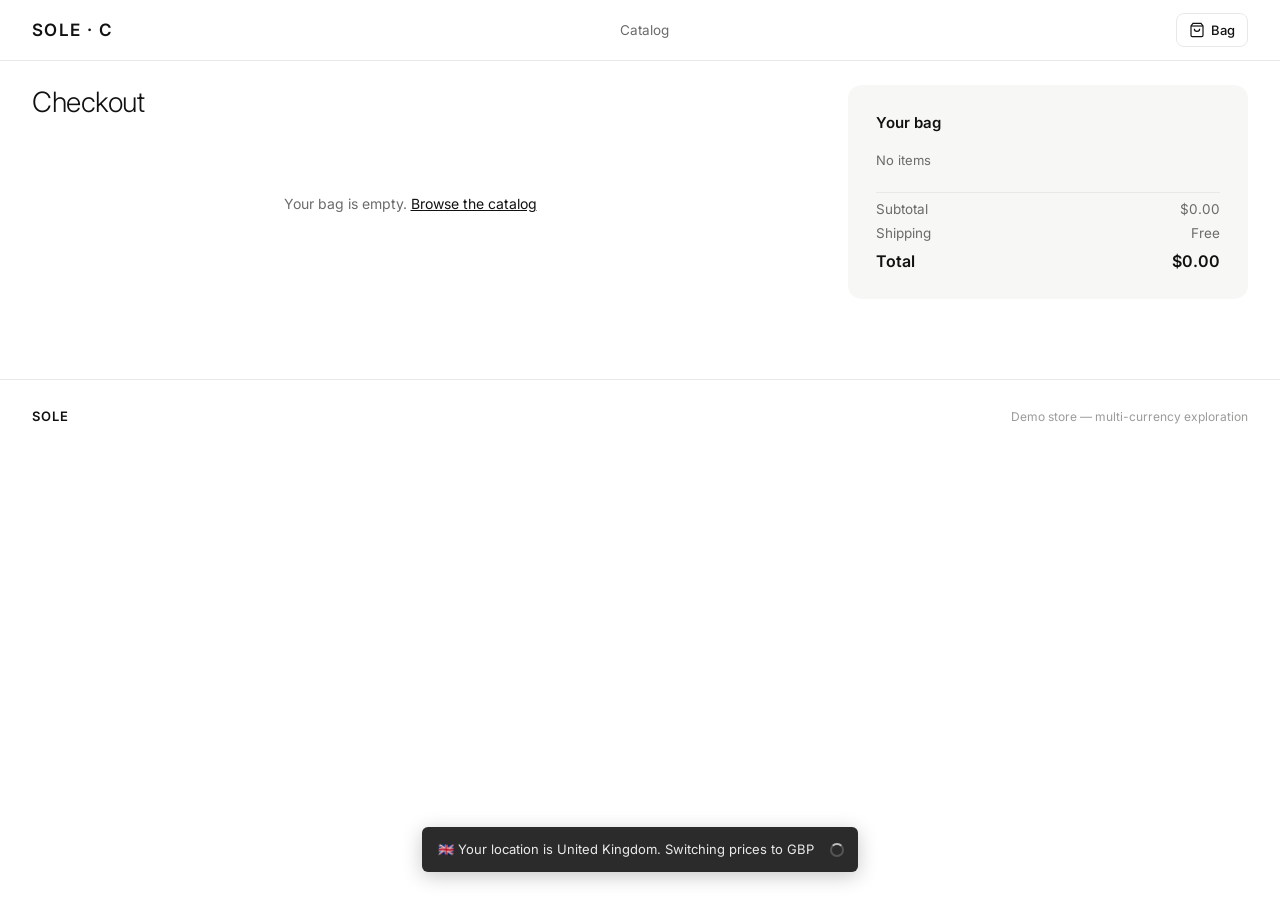
<file: variant-c/checkout.html>
<!DOCTYPE html>
<html lang="en">
<head>
  <meta charset="UTF-8">
  <meta name="viewport" content="width=device-width, initial-scale=1.0">
  <title>Checkout — SOLE</title>
  <link rel="preconnect" href="https://fonts.googleapis.com">
  <link rel="preconnect" href="https://fonts.gstatic.com" crossorigin>
  <link href="https://fonts.googleapis.com/css2?family=Inter:wght@300;400;500;600&display=swap" rel="stylesheet">
  <link rel="stylesheet" href="style.css">
</head>
<body>

<header>
  <div class="header-inner">
    <a href="index.html" class="logo">SOLE · C</a>
    <nav class="header-nav">
      <a href="index.html">Catalog</a>
    </nav>
    <div class="header-actions">
      <a href="checkout.html" class="cart-link">
        <svg width="16" height="16" viewBox="0 0 24 24" fill="none" stroke="currentColor" stroke-width="1.8">
          <path d="M6 2L3 6v14a2 2 0 002 2h14a2 2 0 002-2V6l-3-4z"/><line x1="3" y1="6" x2="21" y2="6"/>
          <path d="M16 10a4 4 0 01-8 0"/>
        </svg>
        Bag
        <span class="cart-badge">0</span>
      </a>
    </div>
  </div>
</header>

<main class="page">
  <div id="orderSuccess" class="order-success">
    <div class="order-success-icon">
      <svg width="24" height="24" viewBox="0 0 24 24" fill="none" stroke="#22c55e" stroke-width="2" stroke-linecap="round">
        <polyline points="20 6 9 17 4 12"/>
      </svg>
    </div>
    <h2>Order placed</h2>
    <p>Thanks for your purchase. You'll receive a confirmation shortly.</p>
    <a href="index.html">Continue shopping</a>
  </div>

  <div id="checkoutContent">
    <div class="checkout-layout">

      <!-- Form -->
      <div>
        <h1 class="checkout-title">Checkout</h1>

        <div id="emptyCart" class="empty-cart" style="display:none">
          Your bag is empty. <a href="index.html">Browse the catalog</a>
        </div>

        <form id="checkoutForm">
          <div class="form-section">
            <div class="form-section-title">Contact</div>
            <div class="form-group">
              <label for="email">Email address</label>
              <input type="email" id="email" placeholder="you@example.com" required>
            </div>
          </div>

          <div class="form-section">
            <div class="form-section-title">Delivery</div>
            <div class="form-row">
              <div class="form-group">
                <label for="firstName">First name</label>
                <input type="text" id="firstName" placeholder="Jane" required>
              </div>
              <div class="form-group">
                <label for="lastName">Last name</label>
                <input type="text" id="lastName" placeholder="Smith" required>
              </div>
            </div>
            <div class="form-group">
              <label for="address">Address</label>
              <input type="text" id="address" placeholder="123 Main Street" required>
            </div>
            <div class="form-row">
              <div class="form-group">
                <label for="city">City</label>
                <input type="text" id="city" placeholder="London" required>
              </div>
              <div class="form-group">
                <label for="postcode">Postcode / ZIP</label>
                <input type="text" id="postcode" placeholder="EC1A 1BB" required>
              </div>
            </div>
            <div class="form-group">
              <label for="country">Country</label>
              <select id="country" required>
                <option value="">Select country</option>
                <option value="US">United States</option>
                <option value="GB">United Kingdom</option>
                <option value="DE">Germany</option>
                <option value="FR">France</option>
                <option value="JP">Japan</option>
                <option value="ES">Spain</option>
                <option value="IT">Italy</option>
                <option value="NL">Netherlands</option>
                <option value="AU">Australia</option>
                <option value="CA">Canada</option>
              </select>
            </div>
          </div>

          <div class="form-section">
            <div class="form-section-title">Payment</div>
            <div class="form-group">
              <label for="cardNumber">Card number</label>
              <input type="text" id="cardNumber" placeholder="1234 5678 9012 3456" maxlength="19" required>
            </div>
            <div class="form-row">
              <div class="form-group">
                <label for="expiry">Expiry</label>
                <input type="text" id="expiry" placeholder="MM / YY" maxlength="7" required>
              </div>
              <div class="form-group">
                <label for="cvc">CVC</label>
                <input type="text" id="cvc" placeholder="123" maxlength="4" required>
              </div>
            </div>
          </div>

          <button type="submit" class="submit-btn" id="submitBtn">
            Place order — <span id="submitTotal"></span>
          </button>
        </form>
      </div>

      <!-- Summary -->
      <div class="checkout-summary">
        <div class="summary-title">Your bag</div>
        <div class="summary-items" id="summaryItems"></div>
        <hr class="summary-divider">
        <div class="summary-row">
          <span>Subtotal</span>
          <span id="summarySubtotal">—</span>
        </div>
        <div class="summary-row">
          <span>Shipping</span>
          <span>Free</span>
        </div>
        <div class="summary-row total">
          <span>Total</span>
          <span id="summaryTotal">—</span>
        </div>
      </div>

    </div>
  </div>
</main>

<footer>
  <span class="footer-logo">SOLE</span>
  <span class="footer-copy">Demo store — multi-currency exploration</span>
</footer>

<script src="data.js"></script>
<script src="app.js"></script>
<script>
  initApp();

  function renderSummary() {
    const items = Cart.items;
    const isEmpty = items.length === 0;
    const form = document.getElementById('checkoutForm');
    const empty = document.getElementById('emptyCart');
    const submitBtn = document.getElementById('submitBtn');

    form.style.display = isEmpty ? 'none' : 'block';
    empty.style.display = isEmpty ? 'block' : 'none';
    if (submitBtn) submitBtn.disabled = isEmpty;

    document.getElementById('summaryItems').innerHTML = items.map(item => `
      <div class="summary-item">
        <div class="summary-item-img">
          <img src="${item.image}" alt="${item.name}">
        </div>
        <div class="summary-item-info">
          <div class="summary-item-name">${item.name}</div>
          <div class="summary-item-meta">Size US ${item.size} · Qty ${item.qty}</div>
          <button class="summary-item-remove" data-id="${item.id}" data-size="${item.size}">Remove</button>
        </div>
        <div class="summary-item-price">${CurrencyManager.format(item.price * item.qty)}</div>
      </div>
    `).join('') || '<p style="font-size:13px;color:var(--text-2)">No items</p>';

    const total = Cart.total();
    const formatted = CurrencyManager.format(total);
    document.getElementById('summarySubtotal').textContent = formatted;
    document.getElementById('summaryTotal').textContent = formatted;
    const sub = document.getElementById('submitTotal');
    if (sub) sub.textContent = formatted;

    document.querySelectorAll('.summary-item-remove').forEach(btn => {
      btn.addEventListener('click', () => {
        Cart.remove(parseInt(btn.dataset.id), parseFloat(btn.dataset.size));
      });
    });
  }

  renderSummary();

  document.addEventListener('cartChange', renderSummary);
  document.addEventListener('currencyChange', renderSummary);

  // Card number formatting
  const cardInput = document.getElementById('cardNumber');
  cardInput.addEventListener('input', () => {
    let v = cardInput.value.replace(/\D/g, '').slice(0, 16);
    cardInput.value = v.replace(/(.{4})/g, '$1 ').trim();
  });

  // Expiry formatting
  const expiryInput = document.getElementById('expiry');
  expiryInput.addEventListener('input', () => {
    let v = expiryInput.value.replace(/\D/g, '').slice(0, 4);
    if (v.length >= 2) v = v.slice(0,2) + ' / ' + v.slice(2);
    expiryInput.value = v;
  });

  // Form submit
  document.getElementById('checkoutForm').addEventListener('submit', (e) => {
    e.preventDefault();
    const btn = document.getElementById('submitBtn');
    btn.textContent = 'Processing…';
    btn.disabled = true;
    setTimeout(() => {
      Cart.clear();
      document.getElementById('checkoutContent').style.display = 'none';
      document.getElementById('orderSuccess').classList.add('show');
    }, 1200);
  });
</script>
</body>
</html>
</file>
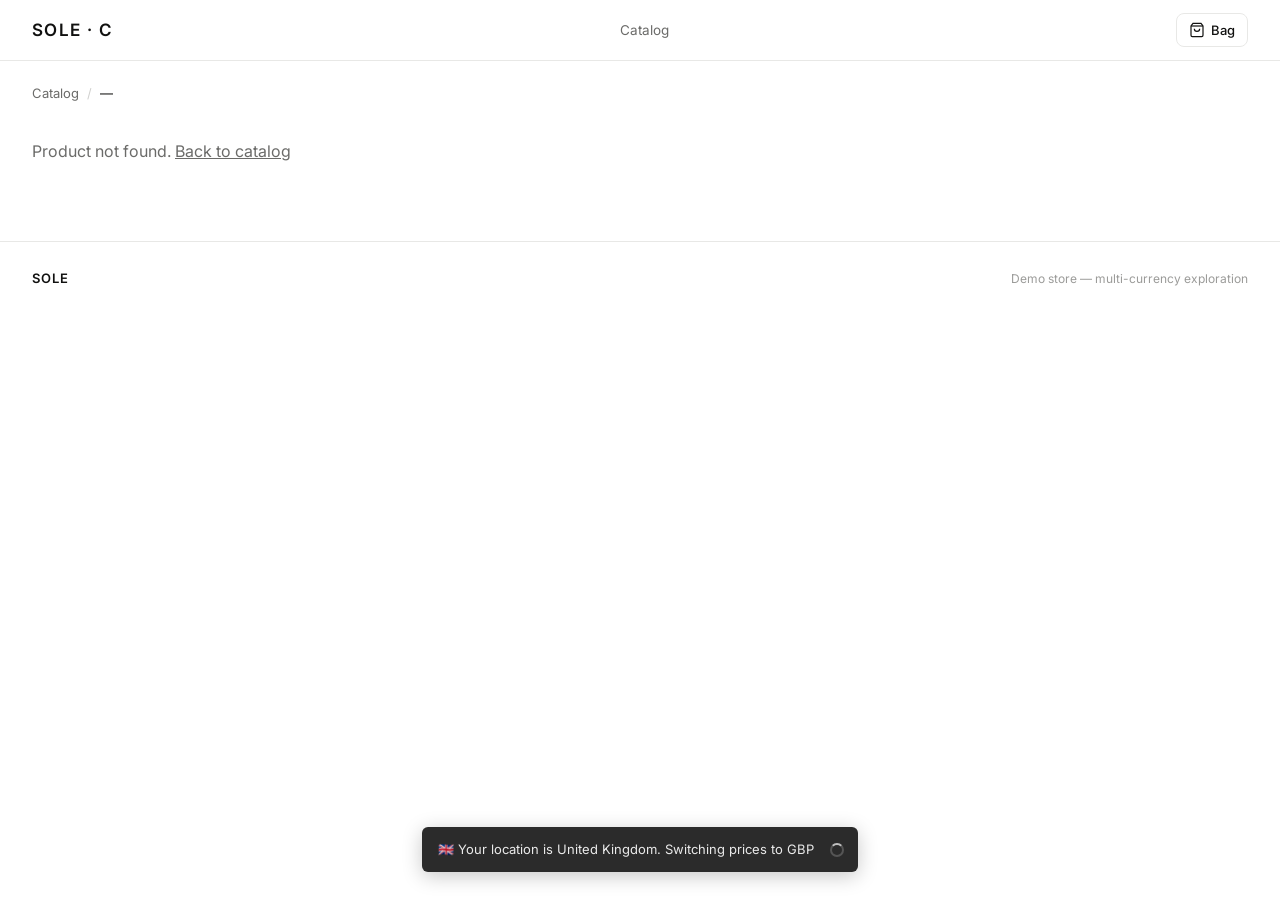
<file: variant-c/product.html>
<!DOCTYPE html>
<html lang="en">
<head>
  <meta charset="UTF-8">
  <meta name="viewport" content="width=device-width, initial-scale=1.0">
  <title>Product — SOLE</title>
  <link rel="preconnect" href="https://fonts.googleapis.com">
  <link rel="preconnect" href="https://fonts.gstatic.com" crossorigin>
  <link href="https://fonts.googleapis.com/css2?family=Inter:wght@300;400;500;600&display=swap" rel="stylesheet">
  <link rel="stylesheet" href="style.css">
</head>
<body>

<header>
  <div class="header-inner">
    <a href="index.html" class="logo">SOLE · C</a>
    <nav class="header-nav">
      <a href="index.html">Catalog</a>
    </nav>
    <div class="header-actions">
      <a href="checkout.html" class="cart-link">
        <svg width="16" height="16" viewBox="0 0 24 24" fill="none" stroke="currentColor" stroke-width="1.8">
          <path d="M6 2L3 6v14a2 2 0 002 2h14a2 2 0 002-2V6l-3-4z"/><line x1="3" y1="6" x2="21" y2="6"/>
          <path d="M16 10a4 4 0 01-8 0"/>
        </svg>
        Bag
        <span class="cart-badge">0</span>
      </a>
    </div>
  </div>
</header>

<main class="page">
  <nav class="breadcrumb">
    <a href="index.html">Catalog</a>
    <span class="breadcrumb-sep">/</span>
    <span class="breadcrumb-current" id="breadcrumbName">—</span>
  </nav>

  <div class="product-layout" id="productLayout"></div>
</main>

<footer>
  <span class="footer-logo">SOLE</span>
  <span class="footer-copy">Demo store — multi-currency exploration</span>
</footer>

<div class="toast" id="toast"></div>

<script src="data.js"></script>
<script src="app.js"></script>
<script>
  initApp();

  const params = new URLSearchParams(location.search);
  const id = parseInt(params.get('id'));
  const product = PRODUCTS.find(p => p.id === id);

  if (!product) {
    document.getElementById('productLayout').innerHTML = '<p style="color:var(--text-2)">Product not found. <a href="index.html" style="text-decoration:underline">Back to catalog</a></p>';
  } else {
    document.title = `${product.name} — SOLE`;
    document.getElementById('breadcrumbName').textContent = product.name;

    let selectedSize = null;
    let mainImgIndex = 0;

    function renderPrice() {
      return CurrencyManager.format(product.price);
    }

    function render() {
      document.getElementById('productLayout').innerHTML = `
        <div class="product-gallery">
          <div class="gallery-main">
            <img id="galleryMain" src="${product.images[mainImgIndex]}" alt="${product.name}">
          </div>
          ${product.images.length > 1 ? `
          <div class="gallery-thumbs">
            ${product.images.map((img, i) => `
              <div class="gallery-thumb ${i === mainImgIndex ? 'active' : ''}" data-idx="${i}">
                <img src="${img}" alt="${product.name} view ${i+1}">
              </div>
            `).join('')}
          </div>` : ''}
        </div>

        <div class="product-info">
          <div class="product-brand">${product.brand}</div>
          <h1 class="product-name">${product.name}</h1>
          <div class="product-color">${product.color}</div>
          <div class="product-price" id="productPrice">${renderPrice()}</div>

          <div class="product-section-label">Select size</div>
          <div class="size-grid">
            ${product.sizes.map(s => `
              <button class="size-btn ${selectedSize === s ? 'selected' : ''}" data-size="${s}">${s}</button>
            `).join('')}
          </div>

          <button class="add-to-cart-btn" id="addToCart" ${!selectedSize ? 'disabled' : ''}>
            ${selectedSize ? 'Add to bag' : 'Select a size'}
          </button>

          <div class="product-description">${product.description}</div>
        </div>
      `;

      // Thumb click
      document.querySelectorAll('.gallery-thumb').forEach(thumb => {
        thumb.addEventListener('click', () => {
          mainImgIndex = parseInt(thumb.dataset.idx);
          render();
        });
      });

      // Size click
      document.querySelectorAll('.size-btn').forEach(btn => {
        btn.addEventListener('click', () => {
          selectedSize = parseFloat(btn.dataset.size);
          render();
        });
      });

      // Add to cart
      const addBtn = document.getElementById('addToCart');
      if (addBtn && !addBtn.disabled) {
        addBtn.addEventListener('click', () => {
          Cart.add(product, selectedSize);
          showToast(`${product.name} (US ${selectedSize}) added to bag`);
        });
      }
    }

    render();

    document.addEventListener('currencyChange', () => {
      const el = document.getElementById('productPrice');
      if (el) el.textContent = renderPrice();
    });
  }

  function showToast(msg) {
    const toast = document.getElementById('toast');
    toast.textContent = msg;
    toast.classList.add('show');
    setTimeout(() => toast.classList.remove('show'), 2800);
  }
</script>
</body>
</html>
</file>
<file: variant-a/style.css>
/* ─── Reset & Base ─────────────────────────────────────────────────────────── */
*, *::before, *::after { box-sizing: border-box; margin: 0; padding: 0; }

:root {
  --bg: #ffffff;
  --surface: #f7f7f6;
  --border: #e8e8e6;
  --border-strong: #d0d0ce;
  --text: #111110;
  --text-2: #6b6b69;
  --text-3: #9b9b99;
  --accent: #111110;
  --font: 'Inter', system-ui, -apple-system, sans-serif;
}

html { font-size: 16px; scroll-behavior: smooth; }

body {
  font-family: var(--font);
  background: var(--bg);
  color: var(--text);
  -webkit-font-smoothing: antialiased;
  min-height: 100vh;
}

a { color: inherit; text-decoration: none; }
img { display: block; max-width: 100%; }
button { font-family: inherit; cursor: pointer; border: none; background: none; }

/* ─── Typography ────────────────────────────────────────────────────────────── */
.label { font-size: 11px; font-weight: 500; letter-spacing: 0.1em; text-transform: uppercase; color: var(--text-2); }

/* ─── Header ────────────────────────────────────────────────────────────────── */
header {
  position: sticky;
  top: 0;
  z-index: 100;
  background: rgba(255,255,255,0.92);
  backdrop-filter: blur(12px);
  border-bottom: 1px solid var(--border);
}

.header-inner {
  max-width: 1280px;
  margin: 0 auto;
  padding: 0 32px;
  height: 60px;
  display: flex;
  align-items: center;
  justify-content: space-between;
}

.logo {
  font-size: 17px;
  font-weight: 600;
  letter-spacing: 0.08em;
}

.header-nav {
  display: flex;
  gap: 28px;
}

.header-nav a {
  font-size: 13.5px;
  color: var(--text-2);
  transition: color 0.15s;
}

.header-nav a:hover, .header-nav a.active { color: var(--text); }

.header-actions {
  display: flex;
  align-items: center;
  gap: 16px;
}

/* ─── Currency Panel ────────────────────────────────────────────────────────── */
.currency-panel {
  position: relative;
}

.currency-trigger {
  display: flex;
  align-items: center;
  gap: 5px;
  height: 34px;
  padding: 0 10px;
  border: 1px solid var(--border);
  border-radius: 8px;
  font-size: 13px;
  font-weight: 500;
  background: var(--bg);
  transition: border-color 0.15s;
}

.currency-trigger:hover { border-color: var(--border-strong); }
.currency-trigger[aria-expanded="true"] { border-color: var(--accent); }

.currency-trigger-flag { font-size: 15px; line-height: 1; }
.currency-trigger-code { color: var(--text); }
.chevron { color: var(--text-2); transition: transform 0.2s; }
.currency-trigger[aria-expanded="true"] .chevron { transform: rotate(180deg); }

.currency-dropdown {
  position: absolute;
  right: 0;
  top: calc(100% + 8px);
  width: 260px;
  background: var(--bg);
  border: 1px solid var(--border);
  border-radius: 12px;
  box-shadow: 0 8px 32px rgba(0,0,0,0.10), 0 2px 8px rgba(0,0,0,0.06);
  padding: 16px;
  display: flex;
  flex-direction: column;
  gap: 14px;
}

.currency-dropdown[hidden] { display: none; }

.currency-dropdown-section { display: flex; flex-direction: column; gap: 8px; }
.currency-dropdown-label {
  font-size: 10.5px;
  font-weight: 600;
  letter-spacing: 0.09em;
  text-transform: uppercase;
  color: var(--text-3);
}

.mode-options { display: flex; flex-direction: column; gap: 2px; }

.mode-option {
  display: flex;
  align-items: center;
  gap: 8px;
  padding: 7px 9px;
  border-radius: 7px;
  font-size: 13px;
  cursor: pointer;
  transition: background 0.12s;
}

.mode-option:hover { background: var(--surface); }
.mode-option.active { background: var(--surface); color: var(--text); }

.mode-option input { display: none; }

.mode-dot {
  width: 14px;
  height: 14px;
  border-radius: 50%;
  border: 1.5px solid var(--border-strong);
  flex-shrink: 0;
  position: relative;
  transition: border-color 0.15s;
}

.mode-option.active .mode-dot {
  border-color: var(--accent);
}

.mode-option.active .mode-dot::after {
  content: '';
  position: absolute;
  inset: 2px;
  border-radius: 50%;
  background: var(--accent);
}

.currency-options {
  display: flex;
  flex-direction: column;
  gap: 2px;
}

.currency-option {
  display: flex;
  align-items: center;
  gap: 9px;
  padding: 7px 9px;
  border-radius: 7px;
  font-size: 13px;
  transition: background 0.12s;
  text-align: left;
  width: 100%;
}

.currency-option:hover { background: var(--surface); }
.currency-option.active { background: var(--surface); }
.currency-option.active .currency-option-code { font-weight: 600; }

.currency-option-code { font-weight: 500; min-width: 34px; }
.currency-option-name { color: var(--text-2); font-size: 12px; }

.currency-status {
  display: none;
  font-size: 11.5px;
  color: var(--text-2);
  padding-top: 4px;
  border-top: 1px solid var(--border);
}

.currency-status.visible { display: block; }
.currency-status.error { color: #c0392b; }

/* ─── Cart Link ─────────────────────────────────────────────────────────────── */
.cart-link {
  position: relative;
  display: flex;
  align-items: center;
  gap: 6px;
  height: 34px;
  padding: 0 12px;
  border: 1px solid var(--border);
  border-radius: 8px;
  font-size: 13px;
  font-weight: 500;
  transition: border-color 0.15s;
}

.cart-link:hover { border-color: var(--border-strong); }

.cart-badge {
  display: none;
  align-items: center;
  justify-content: center;
  width: 18px;
  height: 18px;
  border-radius: 50%;
  background: var(--accent);
  color: #fff;
  font-size: 10px;
  font-weight: 700;
}

/* ─── Page Container ────────────────────────────────────────────────────────── */
.page {
  max-width: 1280px;
  margin: 0 auto;
  padding: 24px 32px 80px;
}

/* ─── Catalog ───────────────────────────────────────────────────────────────── */
.catalog-header {
  display: flex;
  align-items: baseline;
  justify-content: space-between;
  margin-bottom: 40px;
}

.catalog-header h1 {
  font-size: 28px;
  font-weight: 300;
  letter-spacing: -0.5px;
}

.catalog-count {
  font-size: 13px;
  color: var(--text-2);
}

.product-grid {
  display: grid;
  grid-template-columns: repeat(4, 1fr);
  gap: 24px 20px;
}

@media (max-width: 1100px) { .product-grid { grid-template-columns: repeat(3, 1fr); } }
@media (max-width: 768px)  { .product-grid { grid-template-columns: repeat(2, 1fr); gap: 16px 12px; } }
@media (max-width: 480px)  { .product-grid { grid-template-columns: 1fr; } }

.product-card {
  display: block;
  cursor: pointer;
}

.product-card-img {
  aspect-ratio: 1;
  overflow: hidden;
  background: var(--surface);
  border-radius: 10px;
  margin-bottom: 12px;
}

.product-card-img img {
  width: 100%;
  height: 100%;
  object-fit: cover;
  transition: transform 0.5s cubic-bezier(.25,.46,.45,.94);
}

.product-card:hover .product-card-img img { transform: scale(1.04); }

.product-card-brand { font-size: 11.5px; color: var(--text-2); margin-bottom: 3px; }
.product-card-name { font-size: 14.5px; font-weight: 500; margin-bottom: 6px; }
.product-card-footer { display: flex; align-items: center; justify-content: space-between; }
.product-card-price { font-size: 14.5px; font-weight: 500; }
.product-card-category {
  font-size: 11px;
  color: var(--text-3);
  background: var(--surface);
  border-radius: 4px;
  padding: 2px 7px;
}

/* ─── Product Page ──────────────────────────────────────────────────────────── */
.product-layout {
  display: grid;
  grid-template-columns: 1fr 480px;
  gap: 60px;
  align-items: start;
}

@media (max-width: 960px) {
  .product-layout { grid-template-columns: 1fr; gap: 40px; }
}

.product-gallery { position: sticky; top: 80px; }

.gallery-main {
  aspect-ratio: 1;
  background: var(--surface);
  border-radius: 12px;
  overflow: hidden;
  margin-bottom: 10px;
}

.gallery-main img {
  width: 100%;
  height: 100%;
  object-fit: cover;
}

.gallery-thumbs {
  display: flex;
  gap: 8px;
}

.gallery-thumb {
  width: 64px;
  height: 64px;
  border-radius: 8px;
  overflow: hidden;
  background: var(--surface);
  cursor: pointer;
  border: 2px solid transparent;
  transition: border-color 0.15s;
  flex-shrink: 0;
}

.gallery-thumb.active { border-color: var(--accent); }
.gallery-thumb img { width: 100%; height: 100%; object-fit: cover; }

.product-info { padding-top: 8px; }

.product-back {
  display: inline-flex;
  align-items: center;
  gap: 6px;
  font-size: 13px;
  color: var(--text-2);
  margin-bottom: 28px;
  transition: color 0.15s;
}

.product-back:hover { color: var(--text); }

.product-brand { font-size: 12px; color: var(--text-2); margin-bottom: 6px; }
.product-name {
  font-size: 28px;
  font-weight: 400;
  letter-spacing: -0.5px;
  margin-bottom: 6px;
  line-height: 1.15;
}

.product-color { font-size: 13px; color: var(--text-2); margin-bottom: 20px; }

.product-price {
  font-size: 26px;
  font-weight: 500;
  margin-bottom: 28px;
}

.product-section-label {
  font-size: 11px;
  font-weight: 600;
  letter-spacing: 0.09em;
  text-transform: uppercase;
  color: var(--text-2);
  margin-bottom: 10px;
}

.size-grid {
  display: flex;
  flex-wrap: wrap;
  gap: 8px;
  margin-bottom: 28px;
}

.size-btn {
  width: 56px;
  height: 44px;
  border: 1.5px solid var(--border);
  border-radius: 8px;
  font-size: 13px;
  font-weight: 500;
  transition: border-color 0.15s, background 0.15s;
}

.size-btn:hover { border-color: var(--border-strong); }
.size-btn.selected { border-color: var(--accent); background: var(--accent); color: #fff; }

.add-to-cart-btn {
  width: 100%;
  height: 52px;
  background: var(--accent);
  color: #fff;
  border-radius: 10px;
  font-size: 14px;
  font-weight: 600;
  letter-spacing: 0.02em;
  transition: opacity 0.15s;
  margin-bottom: 24px;
}

.add-to-cart-btn:hover { opacity: 0.85; }
.add-to-cart-btn:disabled { opacity: 0.35; cursor: not-allowed; }

.product-description {
  font-size: 14px;
  line-height: 1.7;
  color: var(--text-2);
  padding-top: 24px;
  border-top: 1px solid var(--border);
}

/* ─── Toast ─────────────────────────────────────────────────────────────────── */
.toast {
  position: fixed;
  bottom: 32px;
  left: 50%;
  transform: translateX(-50%) translateY(16px);
  background: var(--accent);
  color: #fff;
  padding: 12px 24px;
  border-radius: 40px;
  font-size: 13.5px;
  font-weight: 500;
  opacity: 0;
  transition: opacity 0.2s, transform 0.2s;
  pointer-events: none;
  z-index: 999;
  white-space: nowrap;
}

.toast.show {
  opacity: 1;
  transform: translateX(-50%) translateY(0);
}

/* ─── Checkout ──────────────────────────────────────────────────────────────── */
.checkout-layout {
  display: grid;
  grid-template-columns: 1fr 400px;
  gap: 60px;
  align-items: start;
}

@media (max-width: 900px) {
  .checkout-layout { grid-template-columns: 1fr; }
  .checkout-summary { order: -1; }
}

.checkout-title {
  font-size: 28px;
  font-weight: 300;
  letter-spacing: -0.5px;
  margin-bottom: 36px;
}

/* Form */
.form-section { margin-bottom: 32px; }

.form-section-title {
  font-size: 11px;
  font-weight: 600;
  letter-spacing: 0.09em;
  text-transform: uppercase;
  color: var(--text-2);
  margin-bottom: 16px;
  padding-bottom: 10px;
  border-bottom: 1px solid var(--border);
}

.form-row { display: grid; grid-template-columns: 1fr 1fr; gap: 12px; }
.form-row.full { grid-template-columns: 1fr; }

.form-group { display: flex; flex-direction: column; gap: 6px; margin-bottom: 12px; }

.form-group label {
  font-size: 12px;
  font-weight: 500;
  color: var(--text-2);
}

.form-group input,
.form-group select {
  height: 46px;
  border: 1.5px solid var(--border);
  border-radius: 8px;
  padding: 0 14px;
  font-size: 14px;
  font-family: inherit;
  color: var(--text);
  background: var(--bg);
  transition: border-color 0.15s;
  outline: none;
  width: 100%;
}

.form-group input:focus,
.form-group select:focus { border-color: var(--accent); }

.form-group input::placeholder { color: var(--text-3); }

.submit-btn {
  width: 100%;
  height: 54px;
  background: var(--accent);
  color: #fff;
  border-radius: 10px;
  font-size: 15px;
  font-weight: 600;
  transition: opacity 0.15s;
  margin-top: 8px;
}

.submit-btn:hover { opacity: 0.85; }

/* Summary */
.checkout-summary {
  background: var(--surface);
  border-radius: 14px;
  padding: 28px;
  position: sticky;
  top: 80px;
}

.summary-title {
  font-size: 15px;
  font-weight: 600;
  margin-bottom: 20px;
}

.summary-items { display: flex; flex-direction: column; gap: 16px; margin-bottom: 24px; }

.summary-item {
  display: flex;
  gap: 14px;
  align-items: flex-start;
}

.summary-item-img {
  width: 64px;
  height: 64px;
  border-radius: 8px;
  overflow: hidden;
  background: var(--border);
  flex-shrink: 0;
}

.summary-item-img img { width: 100%; height: 100%; object-fit: cover; }

.summary-item-info { flex: 1; }
.summary-item-name { font-size: 13.5px; font-weight: 500; margin-bottom: 3px; }
.summary-item-meta { font-size: 12px; color: var(--text-2); }

.summary-item-remove {
  font-size: 11px;
  color: var(--text-3);
  text-decoration: underline;
  cursor: pointer;
  margin-top: 4px;
  background: none;
  border: none;
  font-family: inherit;
  padding: 0;
}

.summary-item-price { font-size: 13.5px; font-weight: 500; }

.summary-divider { border: none; border-top: 1px solid var(--border); margin: 8px 0; }

.summary-row {
  display: flex;
  justify-content: space-between;
  font-size: 13.5px;
  color: var(--text-2);
  margin-bottom: 8px;
}

.summary-row.total {
  font-size: 16px;
  font-weight: 600;
  color: var(--text);
  margin-top: 10px;
  margin-bottom: 0;
}

.empty-cart {
  text-align: center;
  padding: 40px 0;
  color: var(--text-2);
  font-size: 14px;
}

.empty-cart a { color: var(--text); text-decoration: underline; }

/* ─── Success State ─────────────────────────────────────────────────────────── */
.order-success {
  display: none;
  text-align: center;
  padding: 60px 0;
}

.order-success.show { display: block; }

.order-success-icon {
  width: 56px;
  height: 56px;
  background: #f0faf4;
  border-radius: 50%;
  display: flex;
  align-items: center;
  justify-content: center;
  margin: 0 auto 20px;
}

.order-success h2 {
  font-size: 22px;
  font-weight: 400;
  margin-bottom: 10px;
}

.order-success p {
  font-size: 14px;
  color: var(--text-2);
  margin-bottom: 28px;
}

.order-success a {
  display: inline-block;
  padding: 12px 28px;
  background: var(--accent);
  color: #fff;
  border-radius: 8px;
  font-size: 14px;
  font-weight: 500;
}

/* ─── Breadcrumb ────────────────────────────────────────────────────────────── */
.breadcrumb {
  display: flex;
  align-items: center;
  gap: 8px;
  font-size: 13px;
  color: var(--text-2);
  margin-bottom: 40px;
}

.breadcrumb a { transition: color 0.15s; }
.breadcrumb a:hover { color: var(--text); }
.breadcrumb-sep { color: var(--border-strong); }
.breadcrumb-current { color: var(--text); }

/* ─── Geo Toast ─────────────────────────────────────────────────────────────── */
.geo-toast {
  position: fixed;
  bottom: 28px;
  left: 50%;
  transform: translateX(-50%) translateY(0);
  z-index: 999;
  background: #2b2b2b;
  color: #fff;
  border-radius: 6px;
  box-shadow: 0 4px 20px rgba(0,0,0,0.22);
  display: flex;
  align-items: center;
  gap: 0;
  overflow: hidden;
  white-space: nowrap;
  animation: toastIn 0.28s cubic-bezier(.22,.68,0,1.2);
}

@keyframes toastIn {
  from { opacity: 0; transform: translateX(-50%) translateY(12px); }
  to   { opacity: 1; transform: translateX(-50%) translateY(0); }
}

.geo-toast--out {
  animation: toastOut 0.22s ease forwards;
}

@keyframes toastOut {
  from { opacity: 1; transform: translateX(-50%) translateY(0); }
  to   { opacity: 0; transform: translateX(-50%) translateY(10px); }
}

.geo-toast-body {
  flex: 1;
  padding: 13px 16px;
  font-size: 13px;
  line-height: 1.45;
  color: rgba(255,255,255,0.9);
}

.geo-toast-body strong { color: #fff; font-weight: 600; }

.geo-toast-spinner {
  flex-shrink: 0;
  width: 14px;
  height: 14px;
  border: 2px solid rgba(255,255,255,0.2);
  border-top-color: rgba(255,255,255,0.7);
  border-radius: 50%;
  margin-right: 14px;
  animation: toastSpin 0.7s linear infinite;
}

@keyframes toastSpin {
  to { transform: rotate(360deg); }
}

.geo-toast-x {
  flex-shrink: 0;
  width: 32px;
  height: 32px;
  display: flex;
  align-items: center;
  justify-content: center;
  color: rgba(255,255,255,0.45);
  font-size: 11px;
  border-radius: 4px;
  margin-right: 4px;
  transition: color 0.15s;
}

.geo-toast-x:hover { color: rgba(255,255,255,0.9); }

.geo-toast-back {
  color: inherit;
  text-decoration: underline;
  text-underline-offset: 2px;
}

/* ─── Footer ────────────────────────────────────────────────────────────────── */
footer {
  border-top: 1px solid var(--border);
  padding: 28px 32px;
  display: flex;
  align-items: center;
  justify-content: space-between;
  max-width: 1280px;
  margin: 0 auto;
}

.footer-logo { font-size: 13px; font-weight: 600; letter-spacing: 0.08em; }
.footer-copy { font-size: 12px; color: var(--text-3); }

@media (max-width: 600px) {
  .header-inner { padding: 0 20px; }
  .page { padding: 36px 20px 60px; }
  .header-nav { display: none; }
}
</file>
<file: variant-b/style.css>
/* ─── Reset & Base ─────────────────────────────────────────────────────────── */
*, *::before, *::after { box-sizing: border-box; margin: 0; padding: 0; }

:root {
  --bg: #ffffff;
  --surface: #f7f7f6;
  --border: #e8e8e6;
  --border-strong: #d0d0ce;
  --text: #111110;
  --text-2: #6b6b69;
  --text-3: #9b9b99;
  --accent: #111110;
  --font: 'Inter', system-ui, -apple-system, sans-serif;
}

html { font-size: 16px; scroll-behavior: smooth; }

body {
  font-family: var(--font);
  background: var(--bg);
  color: var(--text);
  -webkit-font-smoothing: antialiased;
  min-height: 100vh;
}

a { color: inherit; text-decoration: none; }
img { display: block; max-width: 100%; }
button { font-family: inherit; cursor: pointer; border: none; background: none; }

/* ─── Typography ────────────────────────────────────────────────────────────── */
.label { font-size: 11px; font-weight: 500; letter-spacing: 0.1em; text-transform: uppercase; color: var(--text-2); }

/* ─── Header ────────────────────────────────────────────────────────────────── */
header {
  position: sticky;
  top: 0;
  z-index: 100;
  background: rgba(255,255,255,0.92);
  backdrop-filter: blur(12px);
  border-bottom: 1px solid var(--border);
}

.header-inner {
  max-width: 1280px;
  margin: 0 auto;
  padding: 0 32px;
  height: 60px;
  display: flex;
  align-items: center;
  justify-content: space-between;
}

.logo {
  font-size: 17px;
  font-weight: 600;
  letter-spacing: 0.08em;
}

.header-nav {
  display: flex;
  gap: 28px;
}

.header-nav a {
  font-size: 13.5px;
  color: var(--text-2);
  transition: color 0.15s;
}

.header-nav a:hover, .header-nav a.active { color: var(--text); }

.header-actions {
  display: flex;
  align-items: center;
  gap: 16px;
}

/* ─── Currency Panel ────────────────────────────────────────────────────────── */
.currency-panel {
  position: relative;
}

.currency-trigger {
  display: flex;
  align-items: center;
  gap: 5px;
  height: 34px;
  padding: 0 10px;
  border: 1px solid var(--border);
  border-radius: 8px;
  font-size: 13px;
  font-weight: 500;
  background: var(--bg);
  transition: border-color 0.15s;
}

.currency-trigger:hover { border-color: var(--border-strong); }
.currency-trigger[aria-expanded="true"] { border-color: var(--accent); }

.currency-trigger-flag { font-size: 15px; line-height: 1; }
.currency-trigger-code { color: var(--text); }
.chevron { color: var(--text-2); transition: transform 0.2s; }
.currency-trigger[aria-expanded="true"] .chevron { transform: rotate(180deg); }

.currency-dropdown {
  position: absolute;
  right: 0;
  top: calc(100% + 8px);
  width: 260px;
  background: var(--bg);
  border: 1px solid var(--border);
  border-radius: 12px;
  box-shadow: 0 8px 32px rgba(0,0,0,0.10), 0 2px 8px rgba(0,0,0,0.06);
  padding: 16px;
  display: flex;
  flex-direction: column;
  gap: 14px;
}

.currency-dropdown[hidden] { display: none; }

.currency-dropdown-section { display: flex; flex-direction: column; gap: 8px; }
.currency-dropdown-label {
  font-size: 10.5px;
  font-weight: 600;
  letter-spacing: 0.09em;
  text-transform: uppercase;
  color: var(--text-3);
}

.mode-options { display: flex; flex-direction: column; gap: 2px; }

.mode-option {
  display: flex;
  align-items: center;
  gap: 8px;
  padding: 7px 9px;
  border-radius: 7px;
  font-size: 13px;
  cursor: pointer;
  transition: background 0.12s;
}

.mode-option:hover { background: var(--surface); }
.mode-option.active { background: var(--surface); color: var(--text); }

.mode-option input { display: none; }

.mode-dot {
  width: 14px;
  height: 14px;
  border-radius: 50%;
  border: 1.5px solid var(--border-strong);
  flex-shrink: 0;
  position: relative;
  transition: border-color 0.15s;
}

.mode-option.active .mode-dot {
  border-color: var(--accent);
}

.mode-option.active .mode-dot::after {
  content: '';
  position: absolute;
  inset: 2px;
  border-radius: 50%;
  background: var(--accent);
}

.currency-options {
  display: flex;
  flex-direction: column;
  gap: 2px;
}

.currency-option {
  display: flex;
  align-items: center;
  gap: 9px;
  padding: 7px 9px;
  border-radius: 7px;
  font-size: 13px;
  transition: background 0.12s;
  text-align: left;
  width: 100%;
}

.currency-option:hover { background: var(--surface); }
.currency-option.active { background: var(--surface); }
.currency-option.active .currency-option-code { font-weight: 600; }

.currency-option-code { font-weight: 500; min-width: 34px; }
.currency-option-name { color: var(--text-2); font-size: 12px; }

.currency-status {
  display: none;
  font-size: 11.5px;
  color: var(--text-2);
  padding-top: 4px;
  border-top: 1px solid var(--border);
}

.currency-status.visible { display: block; }
.currency-status.error { color: #c0392b; }

/* ─── Cart Link ─────────────────────────────────────────────────────────────── */
.cart-link {
  position: relative;
  display: flex;
  align-items: center;
  gap: 6px;
  height: 34px;
  padding: 0 12px;
  border: 1px solid var(--border);
  border-radius: 8px;
  font-size: 13px;
  font-weight: 500;
  transition: border-color 0.15s;
}

.cart-link:hover { border-color: var(--border-strong); }

.cart-badge {
  display: none;
  align-items: center;
  justify-content: center;
  width: 18px;
  height: 18px;
  border-radius: 50%;
  background: var(--accent);
  color: #fff;
  font-size: 10px;
  font-weight: 700;
}

/* ─── Page Container ────────────────────────────────────────────────────────── */
.page {
  max-width: 1280px;
  margin: 0 auto;
  padding: 24px 32px 80px;
}

/* ─── Catalog ───────────────────────────────────────────────────────────────── */
.catalog-header {
  display: flex;
  align-items: baseline;
  justify-content: space-between;
  margin-bottom: 40px;
}

.catalog-header h1 {
  font-size: 28px;
  font-weight: 300;
  letter-spacing: -0.5px;
}

.catalog-count {
  font-size: 13px;
  color: var(--text-2);
}

.product-grid {
  display: grid;
  grid-template-columns: repeat(4, 1fr);
  gap: 24px 20px;
}

@media (max-width: 1100px) { .product-grid { grid-template-columns: repeat(3, 1fr); } }
@media (max-width: 768px)  { .product-grid { grid-template-columns: repeat(2, 1fr); gap: 16px 12px; } }
@media (max-width: 480px)  { .product-grid { grid-template-columns: 1fr; } }

.product-card {
  display: block;
  cursor: pointer;
}

.product-card-img {
  aspect-ratio: 1;
  overflow: hidden;
  background: var(--surface);
  border-radius: 10px;
  margin-bottom: 12px;
}

.product-card-img img {
  width: 100%;
  height: 100%;
  object-fit: cover;
  transition: transform 0.5s cubic-bezier(.25,.46,.45,.94);
}

.product-card:hover .product-card-img img { transform: scale(1.04); }

.product-card-brand { font-size: 11.5px; color: var(--text-2); margin-bottom: 3px; }
.product-card-name { font-size: 14.5px; font-weight: 500; margin-bottom: 6px; }
.product-card-footer { display: flex; align-items: center; justify-content: space-between; }
.product-card-price { font-size: 14.5px; font-weight: 500; }
.product-card-category {
  font-size: 11px;
  color: var(--text-3);
  background: var(--surface);
  border-radius: 4px;
  padding: 2px 7px;
}

/* ─── Product Page ──────────────────────────────────────────────────────────── */
.product-layout {
  display: grid;
  grid-template-columns: 1fr 480px;
  gap: 60px;
  align-items: start;
}

@media (max-width: 960px) {
  .product-layout { grid-template-columns: 1fr; gap: 40px; }
}

.product-gallery { position: sticky; top: 80px; }

.gallery-main {
  aspect-ratio: 1;
  background: var(--surface);
  border-radius: 12px;
  overflow: hidden;
  margin-bottom: 10px;
}

.gallery-main img {
  width: 100%;
  height: 100%;
  object-fit: cover;
}

.gallery-thumbs {
  display: flex;
  gap: 8px;
}

.gallery-thumb {
  width: 64px;
  height: 64px;
  border-radius: 8px;
  overflow: hidden;
  background: var(--surface);
  cursor: pointer;
  border: 2px solid transparent;
  transition: border-color 0.15s;
  flex-shrink: 0;
}

.gallery-thumb.active { border-color: var(--accent); }
.gallery-thumb img { width: 100%; height: 100%; object-fit: cover; }

.product-info { padding-top: 8px; }

.product-back {
  display: inline-flex;
  align-items: center;
  gap: 6px;
  font-size: 13px;
  color: var(--text-2);
  margin-bottom: 28px;
  transition: color 0.15s;
}

.product-back:hover { color: var(--text); }

.product-brand { font-size: 12px; color: var(--text-2); margin-bottom: 6px; }
.product-name {
  font-size: 28px;
  font-weight: 400;
  letter-spacing: -0.5px;
  margin-bottom: 6px;
  line-height: 1.15;
}

.product-color { font-size: 13px; color: var(--text-2); margin-bottom: 20px; }

.product-price {
  font-size: 26px;
  font-weight: 500;
  margin-bottom: 28px;
}

.product-section-label {
  font-size: 11px;
  font-weight: 600;
  letter-spacing: 0.09em;
  text-transform: uppercase;
  color: var(--text-2);
  margin-bottom: 10px;
}

.size-grid {
  display: flex;
  flex-wrap: wrap;
  gap: 8px;
  margin-bottom: 28px;
}

.size-btn {
  width: 56px;
  height: 44px;
  border: 1.5px solid var(--border);
  border-radius: 8px;
  font-size: 13px;
  font-weight: 500;
  transition: border-color 0.15s, background 0.15s;
}

.size-btn:hover { border-color: var(--border-strong); }
.size-btn.selected { border-color: var(--accent); background: var(--accent); color: #fff; }

.add-to-cart-btn {
  width: 100%;
  height: 52px;
  background: var(--accent);
  color: #fff;
  border-radius: 10px;
  font-size: 14px;
  font-weight: 600;
  letter-spacing: 0.02em;
  transition: opacity 0.15s;
  margin-bottom: 24px;
}

.add-to-cart-btn:hover { opacity: 0.85; }
.add-to-cart-btn:disabled { opacity: 0.35; cursor: not-allowed; }

.product-description {
  font-size: 14px;
  line-height: 1.7;
  color: var(--text-2);
  padding-top: 24px;
  border-top: 1px solid var(--border);
}

/* ─── Toast ─────────────────────────────────────────────────────────────────── */
.toast {
  position: fixed;
  bottom: 32px;
  left: 50%;
  transform: translateX(-50%) translateY(16px);
  background: var(--accent);
  color: #fff;
  padding: 12px 24px;
  border-radius: 40px;
  font-size: 13.5px;
  font-weight: 500;
  opacity: 0;
  transition: opacity 0.2s, transform 0.2s;
  pointer-events: none;
  z-index: 999;
  white-space: nowrap;
}

.toast.show {
  opacity: 1;
  transform: translateX(-50%) translateY(0);
}

/* ─── Checkout ──────────────────────────────────────────────────────────────── */
.checkout-layout {
  display: grid;
  grid-template-columns: 1fr 400px;
  gap: 60px;
  align-items: start;
}

@media (max-width: 900px) {
  .checkout-layout { grid-template-columns: 1fr; }
  .checkout-summary { order: -1; }
}

.checkout-title {
  font-size: 28px;
  font-weight: 300;
  letter-spacing: -0.5px;
  margin-bottom: 36px;
}

/* Form */
.form-section { margin-bottom: 32px; }

.form-section-title {
  font-size: 11px;
  font-weight: 600;
  letter-spacing: 0.09em;
  text-transform: uppercase;
  color: var(--text-2);
  margin-bottom: 16px;
  padding-bottom: 10px;
  border-bottom: 1px solid var(--border);
}

.form-row { display: grid; grid-template-columns: 1fr 1fr; gap: 12px; }
.form-row.full { grid-template-columns: 1fr; }

.form-group { display: flex; flex-direction: column; gap: 6px; margin-bottom: 12px; }

.form-group label {
  font-size: 12px;
  font-weight: 500;
  color: var(--text-2);
}

.form-group input,
.form-group select {
  height: 46px;
  border: 1.5px solid var(--border);
  border-radius: 8px;
  padding: 0 14px;
  font-size: 14px;
  font-family: inherit;
  color: var(--text);
  background: var(--bg);
  transition: border-color 0.15s;
  outline: none;
  width: 100%;
}

.form-group input:focus,
.form-group select:focus { border-color: var(--accent); }

.form-group input::placeholder { color: var(--text-3); }

.submit-btn {
  width: 100%;
  height: 54px;
  background: var(--accent);
  color: #fff;
  border-radius: 10px;
  font-size: 15px;
  font-weight: 600;
  transition: opacity 0.15s;
  margin-top: 8px;
}

.submit-btn:hover { opacity: 0.85; }

/* Summary */
.checkout-summary {
  background: var(--surface);
  border-radius: 14px;
  padding: 28px;
  position: sticky;
  top: 80px;
}

.summary-title {
  font-size: 15px;
  font-weight: 600;
  margin-bottom: 20px;
}

.summary-items { display: flex; flex-direction: column; gap: 16px; margin-bottom: 24px; }

.summary-item {
  display: flex;
  gap: 14px;
  align-items: flex-start;
}

.summary-item-img {
  width: 64px;
  height: 64px;
  border-radius: 8px;
  overflow: hidden;
  background: var(--border);
  flex-shrink: 0;
}

.summary-item-img img { width: 100%; height: 100%; object-fit: cover; }

.summary-item-info { flex: 1; }
.summary-item-name { font-size: 13.5px; font-weight: 500; margin-bottom: 3px; }
.summary-item-meta { font-size: 12px; color: var(--text-2); }

.summary-item-remove {
  font-size: 11px;
  color: var(--text-3);
  text-decoration: underline;
  cursor: pointer;
  margin-top: 4px;
  background: none;
  border: none;
  font-family: inherit;
  padding: 0;
}

.summary-item-price { font-size: 13.5px; font-weight: 500; }

.summary-divider { border: none; border-top: 1px solid var(--border); margin: 8px 0; }

.summary-row {
  display: flex;
  justify-content: space-between;
  font-size: 13.5px;
  color: var(--text-2);
  margin-bottom: 8px;
}

.summary-row.total {
  font-size: 16px;
  font-weight: 600;
  color: var(--text);
  margin-top: 10px;
  margin-bottom: 0;
}

.empty-cart {
  text-align: center;
  padding: 40px 0;
  color: var(--text-2);
  font-size: 14px;
}

.empty-cart a { color: var(--text); text-decoration: underline; }

/* ─── Success State ─────────────────────────────────────────────────────────── */
.order-success {
  display: none;
  text-align: center;
  padding: 60px 0;
}

.order-success.show { display: block; }

.order-success-icon {
  width: 56px;
  height: 56px;
  background: #f0faf4;
  border-radius: 50%;
  display: flex;
  align-items: center;
  justify-content: center;
  margin: 0 auto 20px;
}

.order-success h2 {
  font-size: 22px;
  font-weight: 400;
  margin-bottom: 10px;
}

.order-success p {
  font-size: 14px;
  color: var(--text-2);
  margin-bottom: 28px;
}

.order-success a {
  display: inline-block;
  padding: 12px 28px;
  background: var(--accent);
  color: #fff;
  border-radius: 8px;
  font-size: 14px;
  font-weight: 500;
}

/* ─── Breadcrumb ────────────────────────────────────────────────────────────── */
.breadcrumb {
  display: flex;
  align-items: center;
  gap: 8px;
  font-size: 13px;
  color: var(--text-2);
  margin-bottom: 40px;
}

.breadcrumb a { transition: color 0.15s; }
.breadcrumb a:hover { color: var(--text); }
.breadcrumb-sep { color: var(--border-strong); }
.breadcrumb-current { color: var(--text); }

/* ─── Geo Toast ─────────────────────────────────────────────────────────────── */
.geo-toast {
  position: fixed;
  bottom: 28px;
  left: 50%;
  transform: translateX(-50%) translateY(0);
  z-index: 999;
  background: #2b2b2b;
  color: #fff;
  border-radius: 6px;
  box-shadow: 0 4px 20px rgba(0,0,0,0.22);
  display: flex;
  align-items: center;
  gap: 0;
  overflow: hidden;
  white-space: nowrap;
  animation: toastIn 0.28s cubic-bezier(.22,.68,0,1.2);
}

@keyframes toastIn {
  from { opacity: 0; transform: translateX(-50%) translateY(12px); }
  to   { opacity: 1; transform: translateX(-50%) translateY(0); }
}

.geo-toast--out {
  animation: toastOut 0.22s ease forwards;
}

@keyframes toastOut {
  from { opacity: 1; transform: translateX(-50%) translateY(0); }
  to   { opacity: 0; transform: translateX(-50%) translateY(10px); }
}

.geo-toast-body {
  flex: 1;
  padding: 13px 16px;
  font-size: 13px;
  line-height: 1.45;
  color: rgba(255,255,255,0.9);
}

.geo-toast-body strong { color: #fff; font-weight: 600; }

.geo-toast-spinner {
  flex-shrink: 0;
  width: 14px;
  height: 14px;
  border: 2px solid rgba(255,255,255,0.2);
  border-top-color: rgba(255,255,255,0.7);
  border-radius: 50%;
  margin-right: 14px;
  animation: toastSpin 0.7s linear infinite;
}

@keyframes toastSpin {
  to { transform: rotate(360deg); }
}

.geo-toast-link {
  color: rgba(255,255,255,0.75);
  text-decoration: underline;
  text-underline-offset: 2px;
  cursor: pointer;
}

.geo-toast-link:hover { color: #fff; }

.geo-toast-keep {
  flex-shrink: 0;
  padding: 7px 14px;
  margin: 6px 6px 6px 0;
  background: transparent;
  color: #fff;
  font-size: 12px;
  font-weight: 500;
  font-family: inherit;
  border: 1px solid rgba(255,255,255,0.45);
  border-radius: 4px;
  cursor: pointer;
  transition: border-color 0.15s, background 0.15s;
}

.geo-toast-keep:hover { border-color: #fff; background: rgba(255,255,255,0.1); }

/* ─── Footer ────────────────────────────────────────────────────────────────── */
footer {
  border-top: 1px solid var(--border);
  padding: 28px 32px;
  display: flex;
  align-items: center;
  justify-content: space-between;
  max-width: 1280px;
  margin: 0 auto;
}

.footer-logo { font-size: 13px; font-weight: 600; letter-spacing: 0.08em; }
.footer-copy { font-size: 12px; color: var(--text-3); }

@media (max-width: 600px) {
  .header-inner { padding: 0 20px; }
  .page { padding: 36px 20px 60px; }
  .header-nav { display: none; }
}
</file>
<file: variant-c/style.css>
/* ─── Reset & Base ─────────────────────────────────────────────────────────── */
*, *::before, *::after { box-sizing: border-box; margin: 0; padding: 0; }

:root {
  --bg: #ffffff;
  --surface: #f7f7f6;
  --border: #e8e8e6;
  --border-strong: #d0d0ce;
  --text: #111110;
  --text-2: #6b6b69;
  --text-3: #9b9b99;
  --accent: #111110;
  --font: 'Inter', system-ui, -apple-system, sans-serif;
}

html { font-size: 16px; scroll-behavior: smooth; }

body {
  font-family: var(--font);
  background: var(--bg);
  color: var(--text);
  -webkit-font-smoothing: antialiased;
  min-height: 100vh;
}

a { color: inherit; text-decoration: none; }
img { display: block; max-width: 100%; }
button { font-family: inherit; cursor: pointer; border: none; background: none; }

/* ─── Typography ────────────────────────────────────────────────────────────── */
.label { font-size: 11px; font-weight: 500; letter-spacing: 0.1em; text-transform: uppercase; color: var(--text-2); }

/* ─── Header ────────────────────────────────────────────────────────────────── */
header {
  position: sticky;
  top: 0;
  z-index: 100;
  background: rgba(255,255,255,0.92);
  backdrop-filter: blur(12px);
  border-bottom: 1px solid var(--border);
}

.header-inner {
  max-width: 1280px;
  margin: 0 auto;
  padding: 0 32px;
  height: 60px;
  display: flex;
  align-items: center;
  justify-content: space-between;
}

.logo {
  font-size: 17px;
  font-weight: 600;
  letter-spacing: 0.08em;
}

.header-nav {
  display: flex;
  gap: 28px;
}

.header-nav a {
  font-size: 13.5px;
  color: var(--text-2);
  transition: color 0.15s;
}

.header-nav a:hover, .header-nav a.active { color: var(--text); }

.header-actions {
  display: flex;
  align-items: center;
  gap: 16px;
}

/* ─── Currency Panel ────────────────────────────────────────────────────────── */
.currency-panel {
  position: relative;
}

.currency-trigger {
  display: flex;
  align-items: center;
  gap: 5px;
  height: 34px;
  padding: 0 10px;
  border: 1px solid var(--border);
  border-radius: 8px;
  font-size: 13px;
  font-weight: 500;
  background: var(--bg);
  transition: border-color 0.15s;
}

.currency-trigger:hover { border-color: var(--border-strong); }
.currency-trigger[aria-expanded="true"] { border-color: var(--accent); }

.currency-trigger-flag { font-size: 15px; line-height: 1; }
.currency-trigger-code { color: var(--text); }
.chevron { color: var(--text-2); transition: transform 0.2s; }
.currency-trigger[aria-expanded="true"] .chevron { transform: rotate(180deg); }

.currency-dropdown {
  position: absolute;
  right: 0;
  top: calc(100% + 8px);
  width: 260px;
  background: var(--bg);
  border: 1px solid var(--border);
  border-radius: 12px;
  box-shadow: 0 8px 32px rgba(0,0,0,0.10), 0 2px 8px rgba(0,0,0,0.06);
  padding: 16px;
  display: flex;
  flex-direction: column;
  gap: 14px;
}

.currency-dropdown[hidden] { display: none; }

.currency-dropdown-section { display: flex; flex-direction: column; gap: 8px; }
.currency-dropdown-label {
  font-size: 10.5px;
  font-weight: 600;
  letter-spacing: 0.09em;
  text-transform: uppercase;
  color: var(--text-3);
}

.mode-options { display: flex; flex-direction: column; gap: 2px; }

.mode-option {
  display: flex;
  align-items: center;
  gap: 8px;
  padding: 7px 9px;
  border-radius: 7px;
  font-size: 13px;
  cursor: pointer;
  transition: background 0.12s;
}

.mode-option:hover { background: var(--surface); }
.mode-option.active { background: var(--surface); color: var(--text); }

.mode-option input { display: none; }

.mode-dot {
  width: 14px;
  height: 14px;
  border-radius: 50%;
  border: 1.5px solid var(--border-strong);
  flex-shrink: 0;
  position: relative;
  transition: border-color 0.15s;
}

.mode-option.active .mode-dot {
  border-color: var(--accent);
}

.mode-option.active .mode-dot::after {
  content: '';
  position: absolute;
  inset: 2px;
  border-radius: 50%;
  background: var(--accent);
}

.currency-options {
  display: flex;
  flex-direction: column;
  gap: 2px;
}

.currency-option {
  display: flex;
  align-items: center;
  gap: 9px;
  padding: 7px 9px;
  border-radius: 7px;
  font-size: 13px;
  transition: background 0.12s;
  text-align: left;
  width: 100%;
}

.currency-option:hover { background: var(--surface); }
.currency-option.active { background: var(--surface); }
.currency-option.active .currency-option-code { font-weight: 600; }

.currency-option-code { font-weight: 500; min-width: 34px; }
.currency-option-name { color: var(--text-2); font-size: 12px; }

.currency-status {
  display: none;
  font-size: 11.5px;
  color: var(--text-2);
  padding-top: 4px;
  border-top: 1px solid var(--border);
}

.currency-status.visible { display: block; }
.currency-status.error { color: #c0392b; }

/* ─── Cart Link ─────────────────────────────────────────────────────────────── */
.cart-link {
  position: relative;
  display: flex;
  align-items: center;
  gap: 6px;
  height: 34px;
  padding: 0 12px;
  border: 1px solid var(--border);
  border-radius: 8px;
  font-size: 13px;
  font-weight: 500;
  transition: border-color 0.15s;
}

.cart-link:hover { border-color: var(--border-strong); }

.cart-badge {
  display: none;
  align-items: center;
  justify-content: center;
  width: 18px;
  height: 18px;
  border-radius: 50%;
  background: var(--accent);
  color: #fff;
  font-size: 10px;
  font-weight: 700;
}

/* ─── Page Container ────────────────────────────────────────────────────────── */
.page {
  max-width: 1280px;
  margin: 0 auto;
  padding: 24px 32px 80px;
}

/* ─── Catalog ───────────────────────────────────────────────────────────────── */
.catalog-header {
  display: flex;
  align-items: baseline;
  justify-content: space-between;
  margin-bottom: 40px;
}

.catalog-header h1 {
  font-size: 28px;
  font-weight: 300;
  letter-spacing: -0.5px;
}

.catalog-count {
  font-size: 13px;
  color: var(--text-2);
}

.product-grid {
  display: grid;
  grid-template-columns: repeat(4, 1fr);
  gap: 24px 20px;
}

@media (max-width: 1100px) { .product-grid { grid-template-columns: repeat(3, 1fr); } }
@media (max-width: 768px)  { .product-grid { grid-template-columns: repeat(2, 1fr); gap: 16px 12px; } }
@media (max-width: 480px)  { .product-grid { grid-template-columns: 1fr; } }

.product-card {
  display: block;
  cursor: pointer;
}

.product-card-img {
  aspect-ratio: 1;
  overflow: hidden;
  background: var(--surface);
  border-radius: 10px;
  margin-bottom: 12px;
}

.product-card-img img {
  width: 100%;
  height: 100%;
  object-fit: cover;
  transition: transform 0.5s cubic-bezier(.25,.46,.45,.94);
}

.product-card:hover .product-card-img img { transform: scale(1.04); }

.product-card-brand { font-size: 11.5px; color: var(--text-2); margin-bottom: 3px; }
.product-card-name { font-size: 14.5px; font-weight: 500; margin-bottom: 6px; }
.product-card-footer { display: flex; align-items: center; justify-content: space-between; }
.product-card-price { font-size: 14.5px; font-weight: 500; }
.product-card-category {
  font-size: 11px;
  color: var(--text-3);
  background: var(--surface);
  border-radius: 4px;
  padding: 2px 7px;
}

/* ─── Product Page ──────────────────────────────────────────────────────────── */
.product-layout {
  display: grid;
  grid-template-columns: 1fr 480px;
  gap: 60px;
  align-items: start;
}

@media (max-width: 960px) {
  .product-layout { grid-template-columns: 1fr; gap: 40px; }
}

.product-gallery { position: sticky; top: 80px; }

.gallery-main {
  aspect-ratio: 1;
  background: var(--surface);
  border-radius: 12px;
  overflow: hidden;
  margin-bottom: 10px;
}

.gallery-main img {
  width: 100%;
  height: 100%;
  object-fit: cover;
}

.gallery-thumbs {
  display: flex;
  gap: 8px;
}

.gallery-thumb {
  width: 64px;
  height: 64px;
  border-radius: 8px;
  overflow: hidden;
  background: var(--surface);
  cursor: pointer;
  border: 2px solid transparent;
  transition: border-color 0.15s;
  flex-shrink: 0;
}

.gallery-thumb.active { border-color: var(--accent); }
.gallery-thumb img { width: 100%; height: 100%; object-fit: cover; }

.product-info { padding-top: 8px; }

.product-back {
  display: inline-flex;
  align-items: center;
  gap: 6px;
  font-size: 13px;
  color: var(--text-2);
  margin-bottom: 28px;
  transition: color 0.15s;
}

.product-back:hover { color: var(--text); }

.product-brand { font-size: 12px; color: var(--text-2); margin-bottom: 6px; }
.product-name {
  font-size: 28px;
  font-weight: 400;
  letter-spacing: -0.5px;
  margin-bottom: 6px;
  line-height: 1.15;
}

.product-color { font-size: 13px; color: var(--text-2); margin-bottom: 20px; }

.product-price {
  font-size: 26px;
  font-weight: 500;
  margin-bottom: 28px;
}

.product-section-label {
  font-size: 11px;
  font-weight: 600;
  letter-spacing: 0.09em;
  text-transform: uppercase;
  color: var(--text-2);
  margin-bottom: 10px;
}

.size-grid {
  display: flex;
  flex-wrap: wrap;
  gap: 8px;
  margin-bottom: 28px;
}

.size-btn {
  width: 56px;
  height: 44px;
  border: 1.5px solid var(--border);
  border-radius: 8px;
  font-size: 13px;
  font-weight: 500;
  transition: border-color 0.15s, background 0.15s;
}

.size-btn:hover { border-color: var(--border-strong); }
.size-btn.selected { border-color: var(--accent); background: var(--accent); color: #fff; }

.add-to-cart-btn {
  width: 100%;
  height: 52px;
  background: var(--accent);
  color: #fff;
  border-radius: 10px;
  font-size: 14px;
  font-weight: 600;
  letter-spacing: 0.02em;
  transition: opacity 0.15s;
  margin-bottom: 24px;
}

.add-to-cart-btn:hover { opacity: 0.85; }
.add-to-cart-btn:disabled { opacity: 0.35; cursor: not-allowed; }

.product-description {
  font-size: 14px;
  line-height: 1.7;
  color: var(--text-2);
  padding-top: 24px;
  border-top: 1px solid var(--border);
}

/* ─── Toast ─────────────────────────────────────────────────────────────────── */
.toast {
  position: fixed;
  bottom: 32px;
  left: 50%;
  transform: translateX(-50%) translateY(16px);
  background: var(--accent);
  color: #fff;
  padding: 12px 24px;
  border-radius: 40px;
  font-size: 13.5px;
  font-weight: 500;
  opacity: 0;
  transition: opacity 0.2s, transform 0.2s;
  pointer-events: none;
  z-index: 999;
  white-space: nowrap;
}

.toast.show {
  opacity: 1;
  transform: translateX(-50%) translateY(0);
}

/* ─── Checkout ──────────────────────────────────────────────────────────────── */
.checkout-layout {
  display: grid;
  grid-template-columns: 1fr 400px;
  gap: 60px;
  align-items: start;
}

@media (max-width: 900px) {
  .checkout-layout { grid-template-columns: 1fr; }
  .checkout-summary { order: -1; }
}

.checkout-title {
  font-size: 28px;
  font-weight: 300;
  letter-spacing: -0.5px;
  margin-bottom: 36px;
}

/* Form */
.form-section { margin-bottom: 32px; }

.form-section-title {
  font-size: 11px;
  font-weight: 600;
  letter-spacing: 0.09em;
  text-transform: uppercase;
  color: var(--text-2);
  margin-bottom: 16px;
  padding-bottom: 10px;
  border-bottom: 1px solid var(--border);
}

.form-row { display: grid; grid-template-columns: 1fr 1fr; gap: 12px; }
.form-row.full { grid-template-columns: 1fr; }

.form-group { display: flex; flex-direction: column; gap: 6px; margin-bottom: 12px; }

.form-group label {
  font-size: 12px;
  font-weight: 500;
  color: var(--text-2);
}

.form-group input,
.form-group select {
  height: 46px;
  border: 1.5px solid var(--border);
  border-radius: 8px;
  padding: 0 14px;
  font-size: 14px;
  font-family: inherit;
  color: var(--text);
  background: var(--bg);
  transition: border-color 0.15s;
  outline: none;
  width: 100%;
}

.form-group input:focus,
.form-group select:focus { border-color: var(--accent); }

.form-group input::placeholder { color: var(--text-3); }

.submit-btn {
  width: 100%;
  height: 54px;
  background: var(--accent);
  color: #fff;
  border-radius: 10px;
  font-size: 15px;
  font-weight: 600;
  transition: opacity 0.15s;
  margin-top: 8px;
}

.submit-btn:hover { opacity: 0.85; }

/* Summary */
.checkout-summary {
  background: var(--surface);
  border-radius: 14px;
  padding: 28px;
  position: sticky;
  top: 80px;
}

.summary-title {
  font-size: 15px;
  font-weight: 600;
  margin-bottom: 20px;
}

.summary-items { display: flex; flex-direction: column; gap: 16px; margin-bottom: 24px; }

.summary-item {
  display: flex;
  gap: 14px;
  align-items: flex-start;
}

.summary-item-img {
  width: 64px;
  height: 64px;
  border-radius: 8px;
  overflow: hidden;
  background: var(--border);
  flex-shrink: 0;
}

.summary-item-img img { width: 100%; height: 100%; object-fit: cover; }

.summary-item-info { flex: 1; }
.summary-item-name { font-size: 13.5px; font-weight: 500; margin-bottom: 3px; }
.summary-item-meta { font-size: 12px; color: var(--text-2); }

.summary-item-remove {
  font-size: 11px;
  color: var(--text-3);
  text-decoration: underline;
  cursor: pointer;
  margin-top: 4px;
  background: none;
  border: none;
  font-family: inherit;
  padding: 0;
}

.summary-item-price { font-size: 13.5px; font-weight: 500; }

.summary-divider { border: none; border-top: 1px solid var(--border); margin: 8px 0; }

.summary-row {
  display: flex;
  justify-content: space-between;
  font-size: 13.5px;
  color: var(--text-2);
  margin-bottom: 8px;
}

.summary-row.total {
  font-size: 16px;
  font-weight: 600;
  color: var(--text);
  margin-top: 10px;
  margin-bottom: 0;
}

.empty-cart {
  text-align: center;
  padding: 40px 0;
  color: var(--text-2);
  font-size: 14px;
}

.empty-cart a { color: var(--text); text-decoration: underline; }

/* ─── Success State ─────────────────────────────────────────────────────────── */
.order-success {
  display: none;
  text-align: center;
  padding: 60px 0;
}

.order-success.show { display: block; }

.order-success-icon {
  width: 56px;
  height: 56px;
  background: #f0faf4;
  border-radius: 50%;
  display: flex;
  align-items: center;
  justify-content: center;
  margin: 0 auto 20px;
}

.order-success h2 {
  font-size: 22px;
  font-weight: 400;
  margin-bottom: 10px;
}

.order-success p {
  font-size: 14px;
  color: var(--text-2);
  margin-bottom: 28px;
}

.order-success a {
  display: inline-block;
  padding: 12px 28px;
  background: var(--accent);
  color: #fff;
  border-radius: 8px;
  font-size: 14px;
  font-weight: 500;
}

/* ─── Breadcrumb ────────────────────────────────────────────────────────────── */
.breadcrumb {
  display: flex;
  align-items: center;
  gap: 8px;
  font-size: 13px;
  color: var(--text-2);
  margin-bottom: 40px;
}

.breadcrumb a { transition: color 0.15s; }
.breadcrumb a:hover { color: var(--text); }
.breadcrumb-sep { color: var(--border-strong); }
.breadcrumb-current { color: var(--text); }

/* ─── Geo Toast ─────────────────────────────────────────────────────────────── */
.geo-toast {
  position: fixed;
  bottom: 28px;
  left: 50%;
  transform: translateX(-50%) translateY(0);
  z-index: 999;
  background: #2b2b2b;
  color: #fff;
  border-radius: 6px;
  box-shadow: 0 4px 20px rgba(0,0,0,0.22);
  display: flex;
  align-items: center;
  gap: 0;
  overflow: hidden;
  white-space: nowrap;
  animation: toastIn 0.28s cubic-bezier(.22,.68,0,1.2);
}

@keyframes toastIn {
  from { opacity: 0; transform: translateX(-50%) translateY(12px); }
  to   { opacity: 1; transform: translateX(-50%) translateY(0); }
}

.geo-toast--out {
  animation: toastOut 0.22s ease forwards;
}

@keyframes toastOut {
  from { opacity: 1; transform: translateX(-50%) translateY(0); }
  to   { opacity: 0; transform: translateX(-50%) translateY(10px); }
}

.geo-toast-body {
  flex: 1;
  padding: 13px 16px;
  font-size: 13px;
  line-height: 1.45;
  color: rgba(255,255,255,0.9);
}

.geo-toast-body strong { color: #fff; font-weight: 600; }

.geo-toast-spinner {
  flex-shrink: 0;
  width: 14px;
  height: 14px;
  border: 2px solid rgba(255,255,255,0.2);
  border-top-color: rgba(255,255,255,0.7);
  border-radius: 50%;
  margin-right: 14px;
  animation: toastSpin 0.7s linear infinite;
}

@keyframes toastSpin {
  to { transform: rotate(360deg); }
}

.geo-toast-link {
  color: rgba(255,255,255,0.75);
  text-decoration: underline;
  text-underline-offset: 2px;
  cursor: pointer;
}

.geo-toast-link:hover { color: #fff; }

.geo-toast-keep {
  flex-shrink: 0;
  padding: 7px 14px;
  margin: 6px 6px 6px 0;
  background: transparent;
  color: #fff;
  font-size: 12px;
  font-weight: 500;
  font-family: inherit;
  border: 1px solid rgba(255,255,255,0.45);
  border-radius: 4px;
  cursor: pointer;
  transition: border-color 0.15s, background 0.15s;
}

.geo-toast-keep:hover { border-color: #fff; background: rgba(255,255,255,0.1); }

/* ─── Footer ────────────────────────────────────────────────────────────────── */
footer {
  border-top: 1px solid var(--border);
  padding: 28px 32px;
  display: flex;
  align-items: center;
  justify-content: space-between;
  max-width: 1280px;
  margin: 0 auto;
}

.footer-logo { font-size: 13px; font-weight: 600; letter-spacing: 0.08em; }
.footer-copy { font-size: 12px; color: var(--text-3); }

@media (max-width: 600px) {
  .header-inner { padding: 0 20px; }
  .page { padding: 36px 20px 60px; }
  .header-nav { display: none; }
}
</file>
<file: style.css>
/* ─── Reset & Base ─────────────────────────────────────────────────────────── */
*, *::before, *::after { box-sizing: border-box; margin: 0; padding: 0; }

:root {
  --bg: #ffffff;
  --surface: #f7f7f6;
  --border: #e8e8e6;
  --border-strong: #d0d0ce;
  --text: #111110;
  --text-2: #6b6b69;
  --text-3: #9b9b99;
  --accent: #111110;
  --font: 'Inter', system-ui, -apple-system, sans-serif;
}

html { font-size: 16px; scroll-behavior: smooth; }

body {
  font-family: var(--font);
  background: var(--bg);
  color: var(--text);
  -webkit-font-smoothing: antialiased;
  min-height: 100vh;
}

a { color: inherit; text-decoration: none; }
img { display: block; max-width: 100%; }
button { font-family: inherit; cursor: pointer; border: none; background: none; }

/* ─── Typography ────────────────────────────────────────────────────────────── */
.label { font-size: 11px; font-weight: 500; letter-spacing: 0.1em; text-transform: uppercase; color: var(--text-2); }

/* ─── Header ────────────────────────────────────────────────────────────────── */
header {
  position: sticky;
  top: 0;
  z-index: 100;
  background: rgba(255,255,255,0.92);
  backdrop-filter: blur(12px);
  border-bottom: 1px solid var(--border);
}

.header-inner {
  max-width: 1280px;
  margin: 0 auto;
  padding: 0 32px;
  height: 60px;
  display: flex;
  align-items: center;
  justify-content: space-between;
}

.logo {
  font-size: 17px;
  font-weight: 600;
  letter-spacing: 0.08em;
}

.header-nav {
  display: flex;
  gap: 28px;
}

.header-nav a {
  font-size: 13.5px;
  color: var(--text-2);
  transition: color 0.15s;
}

.header-nav a:hover, .header-nav a.active { color: var(--text); }

.header-actions {
  display: flex;
  align-items: center;
  gap: 16px;
}

/* ─── Currency Panel ────────────────────────────────────────────────────────── */
.currency-panel {
  position: relative;
}

.currency-trigger {
  display: flex;
  align-items: center;
  gap: 5px;
  height: 34px;
  padding: 0 10px;
  border: 1px solid var(--border);
  border-radius: 8px;
  font-size: 13px;
  font-weight: 500;
  background: var(--bg);
  transition: border-color 0.15s;
}

.currency-trigger:hover { border-color: var(--border-strong); }
.currency-trigger[aria-expanded="true"] { border-color: var(--accent); }

.currency-trigger-flag { font-size: 15px; line-height: 1; }
.currency-trigger-code { color: var(--text); }
.chevron { color: var(--text-2); transition: transform 0.2s; }
.currency-trigger[aria-expanded="true"] .chevron { transform: rotate(180deg); }

.currency-dropdown {
  position: absolute;
  right: 0;
  top: calc(100% + 8px);
  width: 260px;
  background: var(--bg);
  border: 1px solid var(--border);
  border-radius: 12px;
  box-shadow: 0 8px 32px rgba(0,0,0,0.10), 0 2px 8px rgba(0,0,0,0.06);
  padding: 16px;
  display: flex;
  flex-direction: column;
  gap: 14px;
}

.currency-dropdown[hidden] { display: none; }

.currency-dropdown-section { display: flex; flex-direction: column; gap: 8px; }
.currency-dropdown-label {
  font-size: 10.5px;
  font-weight: 600;
  letter-spacing: 0.09em;
  text-transform: uppercase;
  color: var(--text-3);
}

.mode-options { display: flex; flex-direction: column; gap: 2px; }

.mode-option {
  display: flex;
  align-items: center;
  gap: 8px;
  padding: 7px 9px;
  border-radius: 7px;
  font-size: 13px;
  cursor: pointer;
  transition: background 0.12s;
}

.mode-option:hover { background: var(--surface); }
.mode-option.active { background: var(--surface); color: var(--text); }

.mode-option input { display: none; }

.mode-dot {
  width: 14px;
  height: 14px;
  border-radius: 50%;
  border: 1.5px solid var(--border-strong);
  flex-shrink: 0;
  position: relative;
  transition: border-color 0.15s;
}

.mode-option.active .mode-dot {
  border-color: var(--accent);
}

.mode-option.active .mode-dot::after {
  content: '';
  position: absolute;
  inset: 2px;
  border-radius: 50%;
  background: var(--accent);
}

.currency-options {
  display: flex;
  flex-direction: column;
  gap: 2px;
}

.currency-option {
  display: flex;
  align-items: center;
  gap: 9px;
  padding: 7px 9px;
  border-radius: 7px;
  font-size: 13px;
  transition: background 0.12s;
  text-align: left;
  width: 100%;
}

.currency-option:hover { background: var(--surface); }
.currency-option.active { background: var(--surface); }
.currency-option.active .currency-option-code { font-weight: 600; }

.currency-option-code { font-weight: 500; min-width: 34px; }
.currency-option-name { color: var(--text-2); font-size: 12px; }

.currency-status {
  display: none;
  font-size: 11.5px;
  color: var(--text-2);
  padding-top: 4px;
  border-top: 1px solid var(--border);
}

.currency-status.visible { display: block; }
.currency-status.error { color: #c0392b; }

/* ─── Cart Link ─────────────────────────────────────────────────────────────── */
.cart-link {
  position: relative;
  display: flex;
  align-items: center;
  gap: 6px;
  height: 34px;
  padding: 0 12px;
  border: 1px solid var(--border);
  border-radius: 8px;
  font-size: 13px;
  font-weight: 500;
  transition: border-color 0.15s;
}

.cart-link:hover { border-color: var(--border-strong); }

.cart-badge {
  display: none;
  align-items: center;
  justify-content: center;
  width: 18px;
  height: 18px;
  border-radius: 50%;
  background: var(--accent);
  color: #fff;
  font-size: 10px;
  font-weight: 700;
}

/* ─── Page Container ────────────────────────────────────────────────────────── */
.page {
  max-width: 1280px;
  margin: 0 auto;
  padding: 24px 32px 80px;
}

/* ─── Catalog ───────────────────────────────────────────────────────────────── */
.catalog-header {
  display: flex;
  align-items: baseline;
  justify-content: space-between;
  margin-bottom: 40px;
}

.catalog-header h1 {
  font-size: 28px;
  font-weight: 300;
  letter-spacing: -0.5px;
}

.catalog-count {
  font-size: 13px;
  color: var(--text-2);
}

.product-grid {
  display: grid;
  grid-template-columns: repeat(4, 1fr);
  gap: 24px 20px;
}

@media (max-width: 1100px) { .product-grid { grid-template-columns: repeat(3, 1fr); } }
@media (max-width: 768px)  { .product-grid { grid-template-columns: repeat(2, 1fr); gap: 16px 12px; } }
@media (max-width: 480px)  { .product-grid { grid-template-columns: 1fr; } }

.product-card {
  display: block;
  cursor: pointer;
}

.product-card-img {
  aspect-ratio: 1;
  overflow: hidden;
  background: var(--surface);
  border-radius: 10px;
  margin-bottom: 12px;
}

.product-card-img img {
  width: 100%;
  height: 100%;
  object-fit: cover;
  transition: transform 0.5s cubic-bezier(.25,.46,.45,.94);
}

.product-card:hover .product-card-img img { transform: scale(1.04); }

.product-card-brand { font-size: 11.5px; color: var(--text-2); margin-bottom: 3px; }
.product-card-name { font-size: 14.5px; font-weight: 500; margin-bottom: 6px; }
.product-card-footer { display: flex; align-items: center; justify-content: space-between; }
.product-card-price { font-size: 14.5px; font-weight: 500; }
.product-card-category {
  font-size: 11px;
  color: var(--text-3);
  background: var(--surface);
  border-radius: 4px;
  padding: 2px 7px;
}

/* ─── Product Page ──────────────────────────────────────────────────────────── */
.product-layout {
  display: grid;
  grid-template-columns: 1fr 480px;
  gap: 60px;
  align-items: start;
}

@media (max-width: 960px) {
  .product-layout { grid-template-columns: 1fr; gap: 40px; }
}

.product-gallery { position: sticky; top: 80px; }

.gallery-main {
  aspect-ratio: 1;
  background: var(--surface);
  border-radius: 12px;
  overflow: hidden;
  margin-bottom: 10px;
}

.gallery-main img {
  width: 100%;
  height: 100%;
  object-fit: cover;
}

.gallery-thumbs {
  display: flex;
  gap: 8px;
}

.gallery-thumb {
  width: 64px;
  height: 64px;
  border-radius: 8px;
  overflow: hidden;
  background: var(--surface);
  cursor: pointer;
  border: 2px solid transparent;
  transition: border-color 0.15s;
  flex-shrink: 0;
}

.gallery-thumb.active { border-color: var(--accent); }
.gallery-thumb img { width: 100%; height: 100%; object-fit: cover; }

.product-info { padding-top: 8px; }

.product-back {
  display: inline-flex;
  align-items: center;
  gap: 6px;
  font-size: 13px;
  color: var(--text-2);
  margin-bottom: 28px;
  transition: color 0.15s;
}

.product-back:hover { color: var(--text); }

.product-brand { font-size: 12px; color: var(--text-2); margin-bottom: 6px; }
.product-name {
  font-size: 28px;
  font-weight: 400;
  letter-spacing: -0.5px;
  margin-bottom: 6px;
  line-height: 1.15;
}

.product-color { font-size: 13px; color: var(--text-2); margin-bottom: 20px; }

.product-price {
  font-size: 26px;
  font-weight: 500;
  margin-bottom: 28px;
}

.product-section-label {
  font-size: 11px;
  font-weight: 600;
  letter-spacing: 0.09em;
  text-transform: uppercase;
  color: var(--text-2);
  margin-bottom: 10px;
}

.size-grid {
  display: flex;
  flex-wrap: wrap;
  gap: 8px;
  margin-bottom: 28px;
}

.size-btn {
  width: 56px;
  height: 44px;
  border: 1.5px solid var(--border);
  border-radius: 8px;
  font-size: 13px;
  font-weight: 500;
  transition: border-color 0.15s, background 0.15s;
}

.size-btn:hover { border-color: var(--border-strong); }
.size-btn.selected { border-color: var(--accent); background: var(--accent); color: #fff; }

.add-to-cart-btn {
  width: 100%;
  height: 52px;
  background: var(--accent);
  color: #fff;
  border-radius: 10px;
  font-size: 14px;
  font-weight: 600;
  letter-spacing: 0.02em;
  transition: opacity 0.15s;
  margin-bottom: 24px;
}

.add-to-cart-btn:hover { opacity: 0.85; }
.add-to-cart-btn:disabled { opacity: 0.35; cursor: not-allowed; }

.product-description {
  font-size: 14px;
  line-height: 1.7;
  color: var(--text-2);
  padding-top: 24px;
  border-top: 1px solid var(--border);
}

/* ─── Toast ─────────────────────────────────────────────────────────────────── */
.toast {
  position: fixed;
  bottom: 32px;
  left: 50%;
  transform: translateX(-50%) translateY(16px);
  background: var(--accent);
  color: #fff;
  padding: 12px 24px;
  border-radius: 40px;
  font-size: 13.5px;
  font-weight: 500;
  opacity: 0;
  transition: opacity 0.2s, transform 0.2s;
  pointer-events: none;
  z-index: 999;
  white-space: nowrap;
}

.toast.show {
  opacity: 1;
  transform: translateX(-50%) translateY(0);
}

/* ─── Checkout ──────────────────────────────────────────────────────────────── */
.checkout-layout {
  display: grid;
  grid-template-columns: 1fr 400px;
  gap: 60px;
  align-items: start;
}

@media (max-width: 900px) {
  .checkout-layout { grid-template-columns: 1fr; }
  .checkout-summary { order: -1; }
}

.checkout-title {
  font-size: 28px;
  font-weight: 300;
  letter-spacing: -0.5px;
  margin-bottom: 36px;
}

/* Form */
.form-section { margin-bottom: 32px; }

.form-section-title {
  font-size: 11px;
  font-weight: 600;
  letter-spacing: 0.09em;
  text-transform: uppercase;
  color: var(--text-2);
  margin-bottom: 16px;
  padding-bottom: 10px;
  border-bottom: 1px solid var(--border);
}

.form-row { display: grid; grid-template-columns: 1fr 1fr; gap: 12px; }
.form-row.full { grid-template-columns: 1fr; }

.form-group { display: flex; flex-direction: column; gap: 6px; margin-bottom: 12px; }

.form-group label {
  font-size: 12px;
  font-weight: 500;
  color: var(--text-2);
}

.form-group input,
.form-group select {
  height: 46px;
  border: 1.5px solid var(--border);
  border-radius: 8px;
  padding: 0 14px;
  font-size: 14px;
  font-family: inherit;
  color: var(--text);
  background: var(--bg);
  transition: border-color 0.15s;
  outline: none;
  width: 100%;
}

.form-group input:focus,
.form-group select:focus { border-color: var(--accent); }

.form-group input::placeholder { color: var(--text-3); }

.submit-btn {
  width: 100%;
  height: 54px;
  background: var(--accent);
  color: #fff;
  border-radius: 10px;
  font-size: 15px;
  font-weight: 600;
  transition: opacity 0.15s;
  margin-top: 8px;
}

.submit-btn:hover { opacity: 0.85; }

/* Summary */
.checkout-summary {
  background: var(--surface);
  border-radius: 14px;
  padding: 28px;
  position: sticky;
  top: 80px;
}

.summary-title {
  font-size: 15px;
  font-weight: 600;
  margin-bottom: 20px;
}

.summary-items { display: flex; flex-direction: column; gap: 16px; margin-bottom: 24px; }

.summary-item {
  display: flex;
  gap: 14px;
  align-items: flex-start;
}

.summary-item-img {
  width: 64px;
  height: 64px;
  border-radius: 8px;
  overflow: hidden;
  background: var(--border);
  flex-shrink: 0;
}

.summary-item-img img { width: 100%; height: 100%; object-fit: cover; }

.summary-item-info { flex: 1; }
.summary-item-name { font-size: 13.5px; font-weight: 500; margin-bottom: 3px; }
.summary-item-meta { font-size: 12px; color: var(--text-2); }

.summary-item-remove {
  font-size: 11px;
  color: var(--text-3);
  text-decoration: underline;
  cursor: pointer;
  margin-top: 4px;
  background: none;
  border: none;
  font-family: inherit;
  padding: 0;
}

.summary-item-price { font-size: 13.5px; font-weight: 500; }

.summary-divider { border: none; border-top: 1px solid var(--border); margin: 8px 0; }

.summary-row {
  display: flex;
  justify-content: space-between;
  font-size: 13.5px;
  color: var(--text-2);
  margin-bottom: 8px;
}

.summary-row.total {
  font-size: 16px;
  font-weight: 600;
  color: var(--text);
  margin-top: 10px;
  margin-bottom: 0;
}

.empty-cart {
  text-align: center;
  padding: 40px 0;
  color: var(--text-2);
  font-size: 14px;
}

.empty-cart a { color: var(--text); text-decoration: underline; }

/* ─── Success State ─────────────────────────────────────────────────────────── */
.order-success {
  display: none;
  text-align: center;
  padding: 60px 0;
}

.order-success.show { display: block; }

.order-success-icon {
  width: 56px;
  height: 56px;
  background: #f0faf4;
  border-radius: 50%;
  display: flex;
  align-items: center;
  justify-content: center;
  margin: 0 auto 20px;
}

.order-success h2 {
  font-size: 22px;
  font-weight: 400;
  margin-bottom: 10px;
}

.order-success p {
  font-size: 14px;
  color: var(--text-2);
  margin-bottom: 28px;
}

.order-success a {
  display: inline-block;
  padding: 12px 28px;
  background: var(--accent);
  color: #fff;
  border-radius: 8px;
  font-size: 14px;
  font-weight: 500;
}

/* ─── Breadcrumb ────────────────────────────────────────────────────────────── */
.breadcrumb {
  display: flex;
  align-items: center;
  gap: 8px;
  font-size: 13px;
  color: var(--text-2);
  margin-bottom: 40px;
}

.breadcrumb a { transition: color 0.15s; }
.breadcrumb a:hover { color: var(--text); }
.breadcrumb-sep { color: var(--border-strong); }
.breadcrumb-current { color: var(--text); }

/* ─── Geo Toast ─────────────────────────────────────────────────────────────── */
.geo-toast {
  position: fixed;
  bottom: 28px;
  left: 50%;
  transform: translateX(-50%) translateY(0);
  z-index: 999;
  background: #2b2b2b;
  color: #fff;
  border-radius: 6px;
  box-shadow: 0 4px 20px rgba(0,0,0,0.22);
  display: flex;
  align-items: center;
  gap: 0;
  overflow: hidden;
  white-space: nowrap;
  animation: toastIn 0.28s cubic-bezier(.22,.68,0,1.2);
}

@keyframes toastIn {
  from { opacity: 0; transform: translateX(-50%) translateY(12px); }
  to   { opacity: 1; transform: translateX(-50%) translateY(0); }
}

.geo-toast--out {
  animation: toastOut 0.22s ease forwards;
}

@keyframes toastOut {
  from { opacity: 1; transform: translateX(-50%) translateY(0); }
  to   { opacity: 0; transform: translateX(-50%) translateY(10px); }
}

.geo-toast-body {
  flex: 1;
  padding: 13px 16px;
  font-size: 13px;
  line-height: 1.45;
  color: rgba(255,255,255,0.9);
}

.geo-toast-body strong { color: #fff; font-weight: 600; }

.geo-toast-spinner {
  flex-shrink: 0;
  width: 14px;
  height: 14px;
  border: 2px solid rgba(255,255,255,0.2);
  border-top-color: rgba(255,255,255,0.7);
  border-radius: 50%;
  margin-right: 14px;
  animation: toastSpin 0.7s linear infinite;
}

@keyframes toastSpin {
  to { transform: rotate(360deg); }
}

.geo-toast-x {
  flex-shrink: 0;
  width: 32px;
  height: 32px;
  display: flex;
  align-items: center;
  justify-content: center;
  color: rgba(255,255,255,0.45);
  font-size: 11px;
  border-radius: 4px;
  margin-right: 4px;
  transition: color 0.15s;
}

.geo-toast-x:hover { color: rgba(255,255,255,0.9); }

.geo-toast-back {
  color: inherit;
  text-decoration: underline;
  text-underline-offset: 2px;
}

/* ─── Footer ────────────────────────────────────────────────────────────────── */
footer {
  border-top: 1px solid var(--border);
  padding: 28px 32px;
  display: flex;
  align-items: center;
  justify-content: space-between;
  max-width: 1280px;
  margin: 0 auto;
}

.footer-logo { font-size: 13px; font-weight: 600; letter-spacing: 0.08em; }
.footer-copy { font-size: 12px; color: var(--text-3); }

@media (max-width: 600px) {
  .header-inner { padding: 0 20px; }
  .page { padding: 36px 20px 60px; }
  .header-nav { display: none; }
}
</file>
